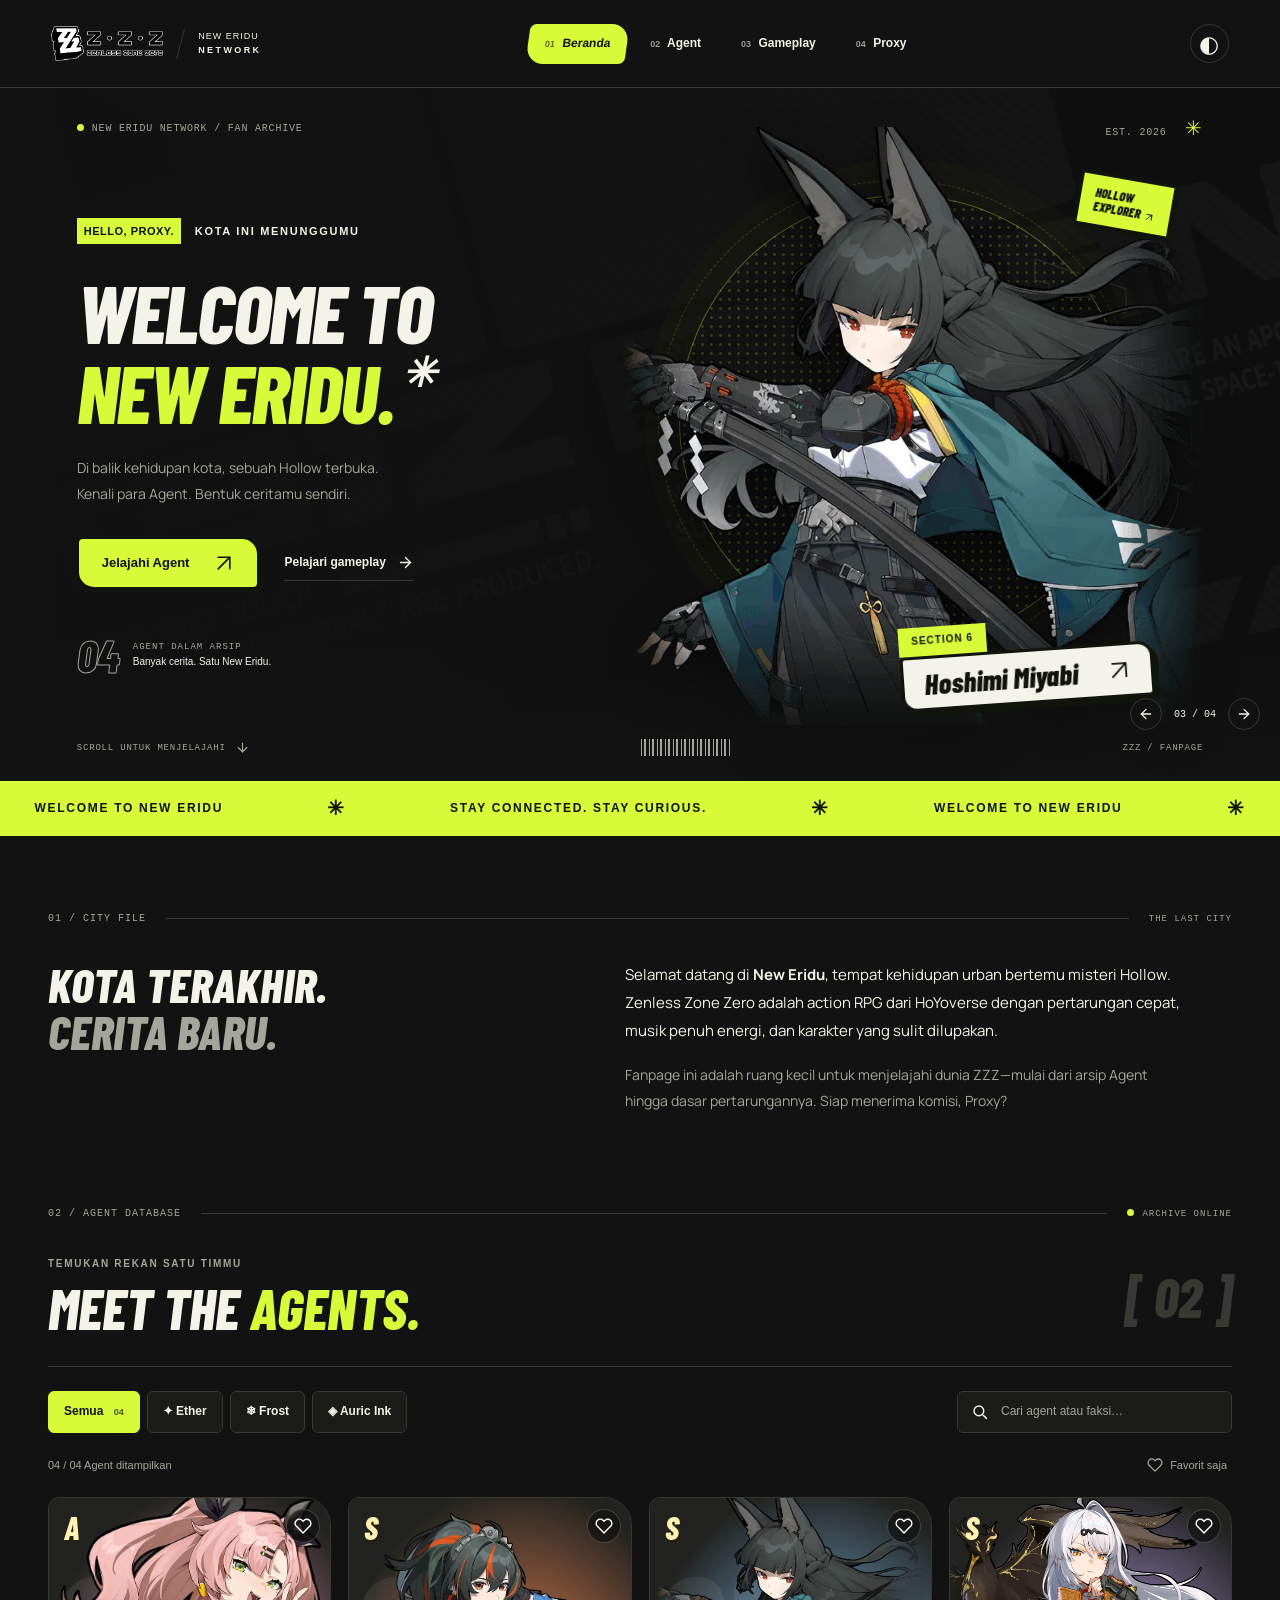
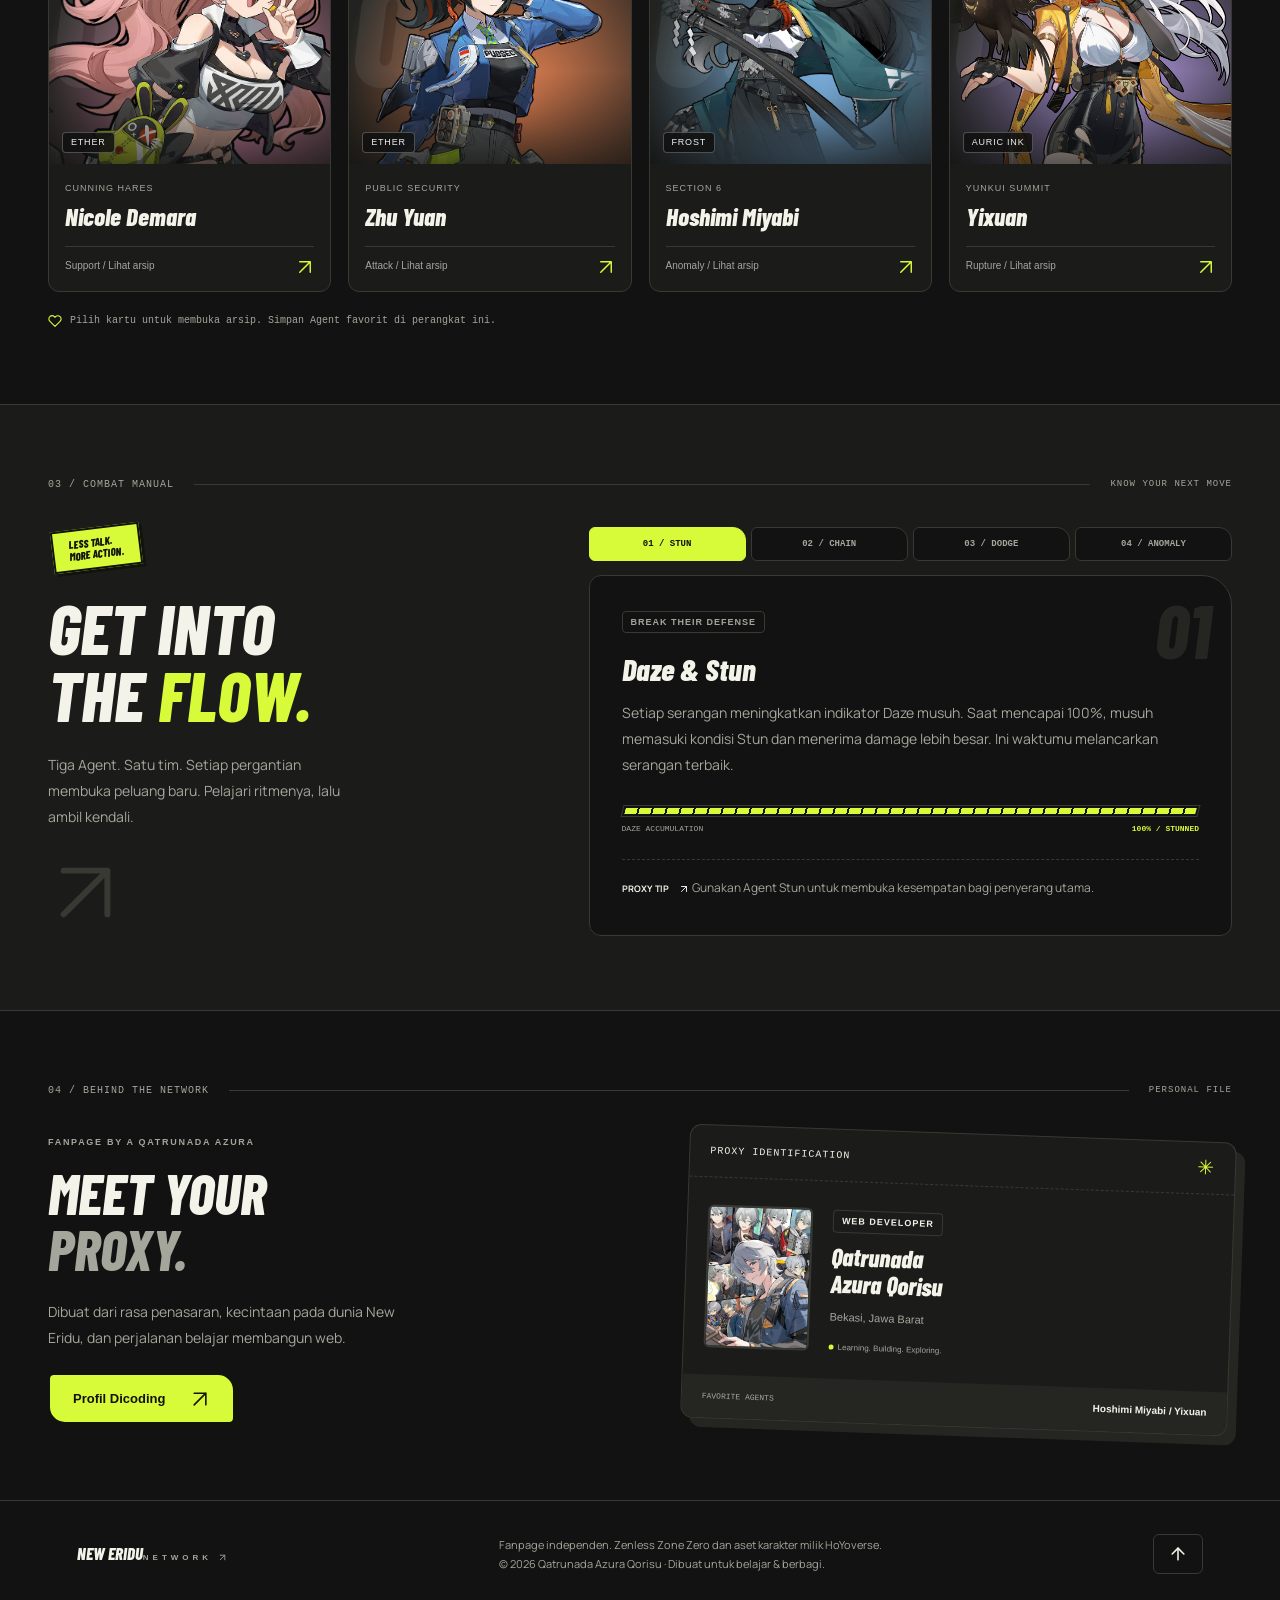
<file: index.html>
<!DOCTYPE html>
<html lang="id">
<head>
  <meta charset="UTF-8">
  <meta name="viewport" content="width=device-width, initial-scale=1">
  <meta http-equiv="refresh" content="0;url=Website%20Fan%20Page%20ZZZ/">
  <title>New Eridu Network</title>
</head>
<body>
  <p>
    Membuka New Eridu Network…
    <a href="Website%20Fan%20Page%20ZZZ/">Klik di sini untuk masuk.</a>
  </p>
</body>
</html>
</file>
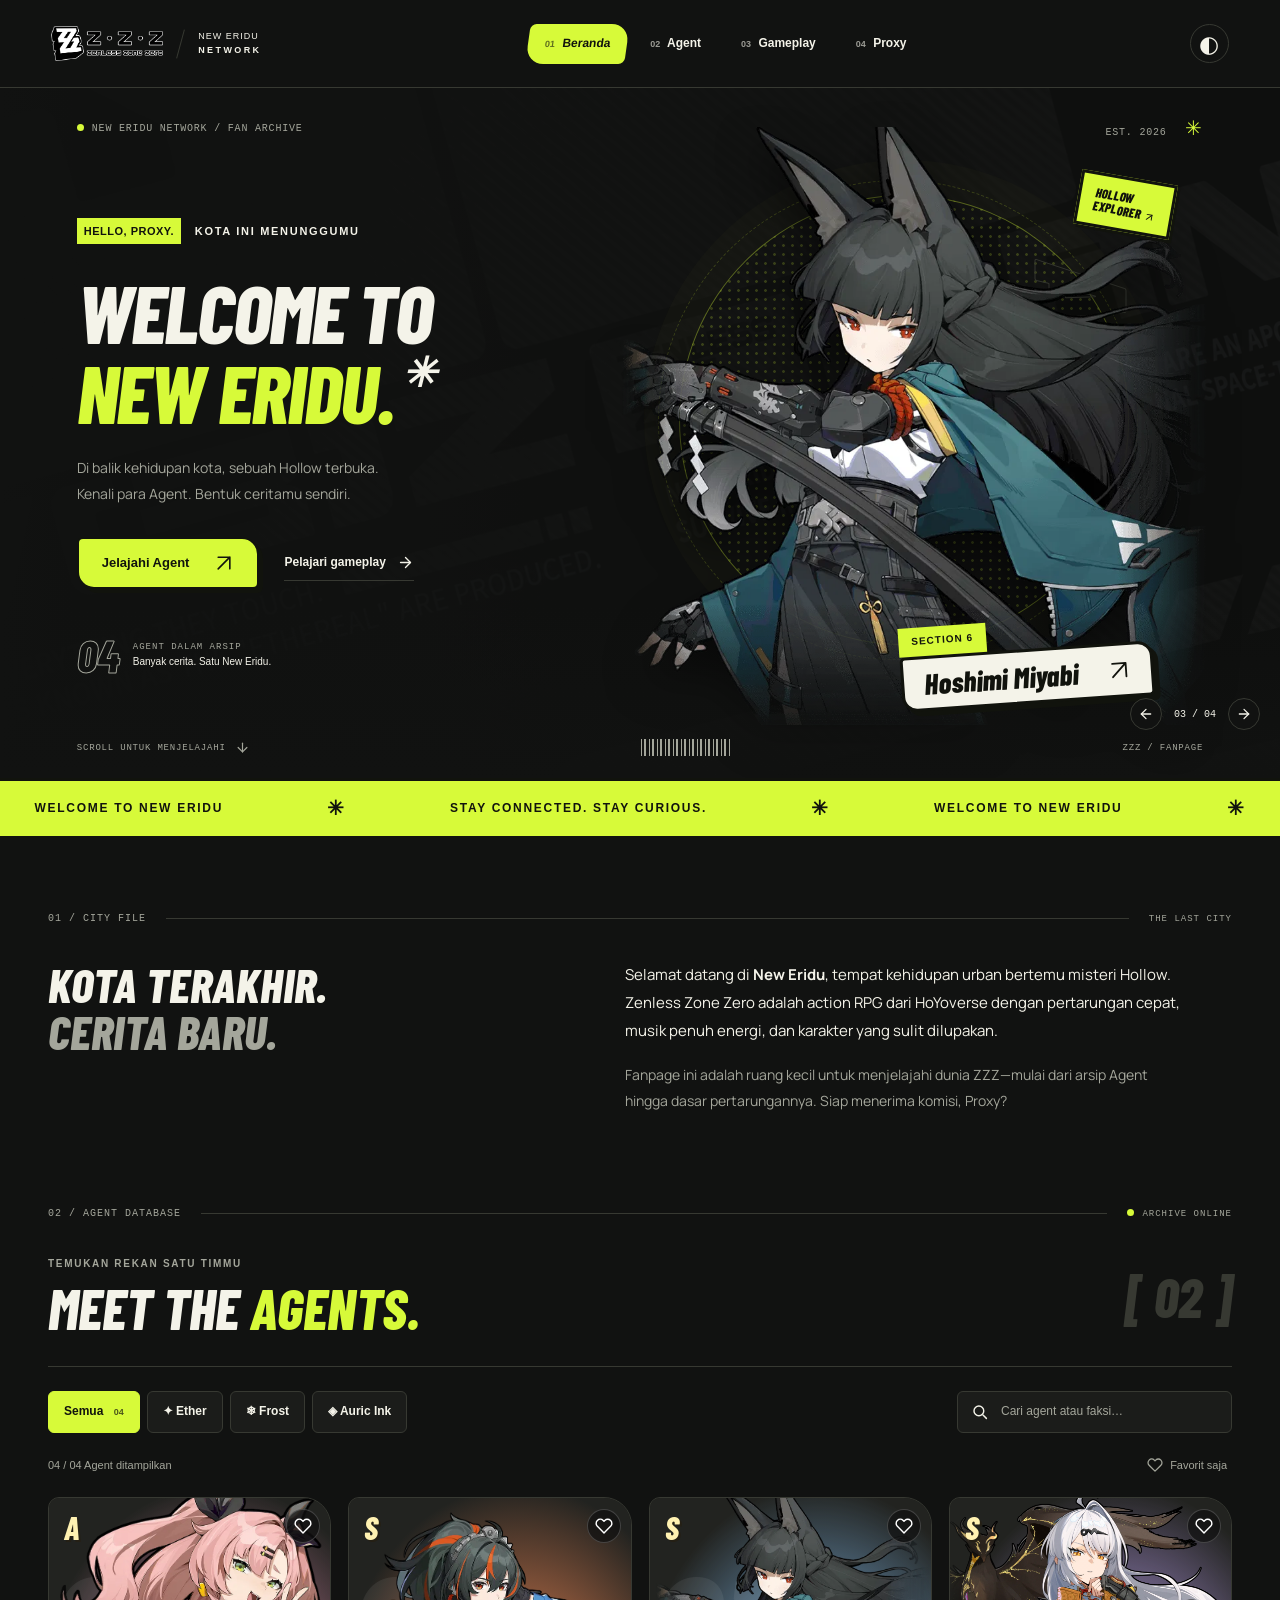
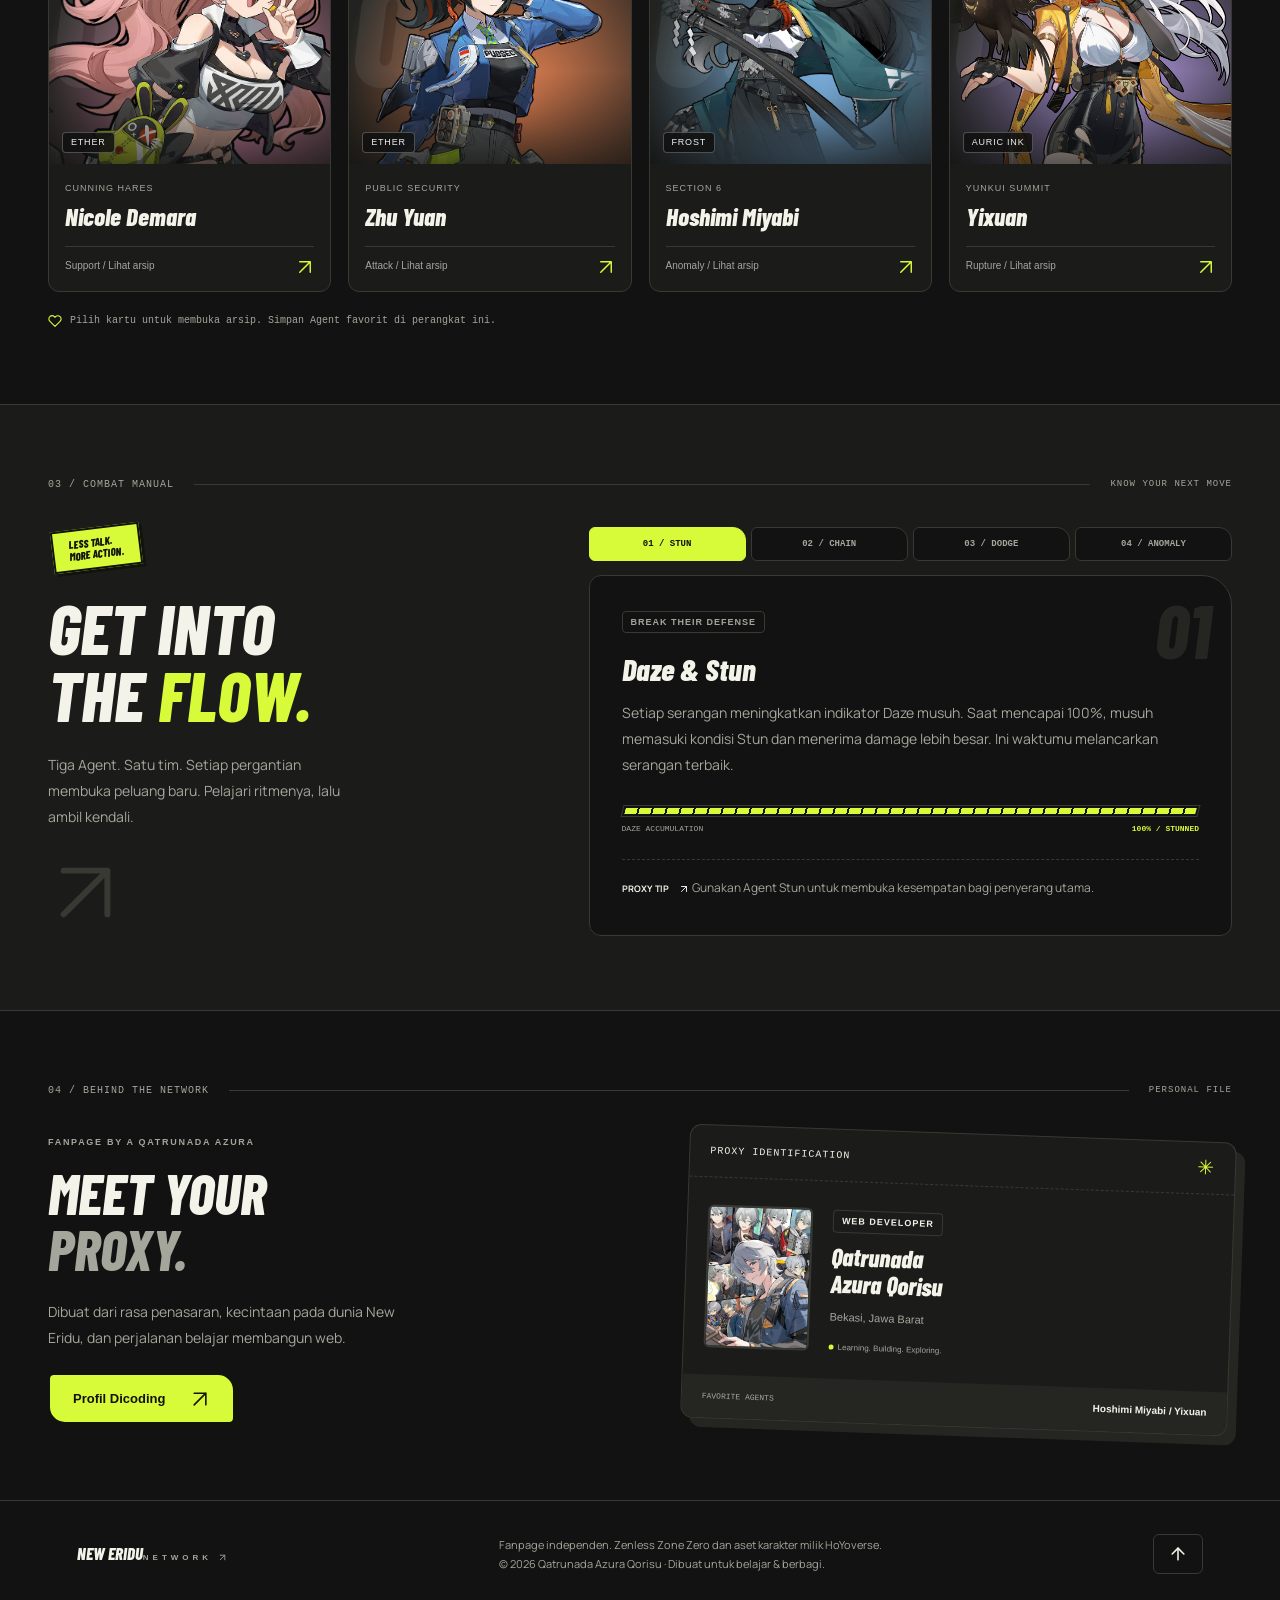
<file: Website Fan Page ZZZ/index.html>
<!DOCTYPE html>
<html lang="id" data-theme="night">

<head>
    <meta charset="UTF-8">
    <meta name="viewport" content="width=device-width, initial-scale=1">
    <meta name="theme-color" content="#d7fa39">
    <meta name="description"
        content="Jelajahi New Eridu, temukan Agent favoritmu, dan pelajari pertarungan Zenless Zone Zero.">

    <title>New Eridu Network — ZZZ Fanpage</title>

    <link rel="preconnect" href="https://fonts.googleapis.com">
    <link rel="preconnect" href="https://fonts.gstatic.com" crossorigin>
    <link href="https://fonts.googleapis.com/css2?family=Barlow+Condensed:ital,wght@0,800;1,800&display=swap"
        rel="stylesheet">
    <link href="https://fonts.googleapis.com/css2?family=Manrope:wght@400;500;600;700&display=swap" rel="stylesheet">
    <style>
        :root {
            color-scheme: dark;

            --bg: #111211;
            --panel: #1b1c1a;
            --raised: #252622;
            --text: #f4f3e9;
            --muted: #a4a69b;
            --border: #373932;

            --lime: #d7fa39;
            --accent: #d7fa39;
            --ink: #11130d;

            --heading: "Barlow Condensed", Impact, "Arial Black", sans-serif;
            --body: Arial, Helvetica, sans-serif;
            --copy-font: "Manrope", Arial, sans-serif;
        }

        [data-theme="day"] {
            color-scheme: light;

            --bg: #eeeee3;
            --panel: #e3e4d7;
            --raised: #d5d7c9;
            --text: #171b13;
            --muted: #53594a;
            --border: #b5baa5;
            --accent: #527000;
        }

        /* DASAR */

        * {
            box-sizing: border-box;
        }

        html {
            scroll-behavior: smooth;
            scroll-padding-top: 105px;
        }

        body {
            margin: 0;
            background: var(--bg);
            color: var(--text);
            font: 15px/1.65 var(--body);
        }

        body.modal-open {
            overflow: hidden;
        }

        button,
        input {
            font: inherit;
        }

        button {
            cursor: pointer;
            color: inherit;
        }

        button,
        a {
            -webkit-tap-highlight-color: transparent;
        }

        a {
            color: inherit;
            text-decoration: none;
        }

        img {
            display: block;
            max-width: 100%;
        }

        h1,
        h2,
        h3,
        p {
            margin: 0;
        }

        [hidden] {
            display: none !important;
        }

        ::selection {
            background: var(--lime);
            color: var(--ink);
        }

        button:focus-visible,
        a:focus-visible,
        input:focus-visible,
        [tabindex="0"]:focus-visible {
            outline: 3px solid #ff8d53;
            outline-offset: 5px;
        }

        .sr-only {
            position: absolute;
            width: 1px;
            height: 1px;
            overflow: hidden;
            clip-path: inset(50%);
            white-space: nowrap;
        }

        .skip-link {
            position: fixed;
            z-index: 100;
            top: 10px;
            left: 10px;
            padding: 10px 20px;
            background: var(--lime);
            color: var(--ink);
            transform: translateY(-160%);
        }

        .skip-link:focus {
            transform: translateY(0);
        }

        .section-wrap {
            max-width: 1320px;
            margin: auto;
            padding: 74px 48px;
        }

        .section-anchor {
            scroll-margin-top: 8px;
        }

        .muted {
            color: var(--muted);
        }

        .eyebrow {
            font-size: 11px;
            font-weight: 800;
            letter-spacing: 1.7px;
        }

        .status-dot {
            display: inline-block;
            width: 7px;
            height: 7px;
            margin-right: 8px;
            border-radius: 50%;
            background: var(--accent);
        }

        .tiny-label {
            display: inline-block;
            margin-right: 9px;
            padding: 4px 7px;
            background: var(--lime);
            color: var(--ink);
            letter-spacing: .5px;
        }

        /* FONT PENJELASAN */

        .hero-intro,
        .intro-grid p,
        .combat-heading p,
        .combat-panel>p,
        .proxy-layout>div>p:not(.eyebrow),
        .dialog-info>p,
        .dialog-info blockquote,
        .site-footer>p,
        .empty-state>p {
            font-family: var(--copy-font);
            font-style: normal;
            font-weight: 400;
            letter-spacing: 0;
            line-height: 1.85;
        }

        /* TOMBOL */

        .button {
            display: inline-flex;
            align-items: center;
            justify-content: center;
            gap: 25px;

            padding: 13px 23px;
            border: 2px solid var(--ink);
            border-radius: 6px 17px 6px 17px;

            box-shadow: 4px 4px var(--ink);

            font-size: 13px;
            font-weight: 900;

            transition:
                transform .18s ease,
                box-shadow .18s ease;
        }

        .button-lime {
            background: var(--lime);
            color: var(--ink);
        }

        .button:hover {
            transform: translate(-2px, -2px);
            box-shadow: 6px 6px var(--ink);
        }

        .button:active {
            transform: translate(2px, 2px);
            box-shadow: 1px 1px var(--ink);
        }

        .text-link {
            padding: 7px 0;
            border-bottom: 1px solid var(--border);
            font-size: 12px;
            font-weight: 700;
        }

        .icon-button {
            display: grid;
            place-items: center;

            width: 39px;
            height: 39px;

            border: 1px solid var(--border);
            border-radius: 50%;

            background: transparent;
            font-size: 23px;
        }

        .icon-button:hover {
            background: var(--lime);
            color: var(--ink);
        }

        /* IKON SVG */

        .ui-icon,
        .arrow {
            display: inline-block;
            width: 19px;
            height: 19px;

            flex-shrink: 0;
            vertical-align: middle;
            pointer-events: none;

            fill: none;
            stroke: currentColor;
            stroke-width: 1.9;
            stroke-linecap: round;
            stroke-linejoin: round;
        }

        .arrow path {
            stroke-width: 1.9;
        }

        .has-ui-icon {
            display: inline-flex;
            align-items: center;
            gap: 9px;
        }

        .ui-label {
            font: inherit;
            letter-spacing: inherit;
        }

        .button .ui-icon,
        .button .arrow {
            width: 20px;
            height: 20px;
        }

        .text-link.has-ui-icon {
            gap: 11px;
        }

        .text-link .ui-icon {
            width: 17px;
            height: 17px;
            transition: transform .2s ease;
        }

        .text-link:hover .ui-icon {
            transform: translateX(3px);
        }

        /* HEADER DAN MENU */

        .site-header {
            position: sticky;
            top: 0;
            z-index: 30;

            display: flex;
            align-items: center;
            justify-content: space-between;
            gap: 24px;

            height: 88px;
            padding: 0 4%;

            border-bottom: 1px solid var(--border);
            background: var(--bg);
        }

        .brand {
            display: flex;
            align-items: center;
            gap: 17px;
            flex-shrink: 0;
        }

        .brand img {
            width: 112px;
            height: auto;
        }

        [data-theme="day"] .brand img {
            filter: brightness(.2);
        }

        .brand-divider {
            width: 1px;
            height: 30px;
            background: var(--border);
            transform: rotate(15deg);
        }

        .brand-label {
            font-size: 9px;
            line-height: 1.45;
            letter-spacing: 1px;
        }

        .brand-label b {
            letter-spacing: 2.4px;
        }

        .main-nav {
            display: flex;
            gap: 6px;
        }

        .nav-link {
            padding: 10px 17px;
            border-radius: 6px 18px;

            font-size: 12px;
            font-weight: 900;

            transition: background .2s ease;
        }

        .nav-link span {
            margin-right: 4px;
            font-size: 9px;
            opacity: .6;
        }

        .nav-link:hover {
            background: var(--raised);
        }

        .nav-link.active {
            background: var(--lime);
            color: var(--ink);
            transform: skew(-8deg);
        }

        .header-actions {
            display: flex;
            align-items: center;
            gap: 9px;
        }

        .menu-toggle {
            display: none;

            width: 40px;
            height: 40px;

            border: 1px solid var(--border);
            border-radius: 8px;

            background: var(--panel);
            font-size: 22px;
        }

        /* HERO */

        .hero {
            position: relative;
            isolation: isolate;

            min-height: 690px;
            max-width: 1600px;

            margin: auto;
            padding: 28px 6% 70px;

            overflow: hidden;
        }

        .hero-texture {
            position: absolute;
            inset: 0;
            z-index: -2;
            opacity: .16;

            background:
                linear-gradient(90deg, var(--bg), transparent),
                url("assets/images/Background.png") center / cover;
        }

        .hero::after {
            content: "";

            position: absolute;
            inset: 0;
            z-index: -1;

            background: linear-gradient(0deg,
                    var(--bg),
                    transparent 25%);
        }

        .hero-topline,
        .hero-bottom {
            display: flex;
            align-items: center;
            justify-content: space-between;

            color: var(--muted);
            font: 10px monospace;
            letter-spacing: .8px;
        }

        .hero-topline .cross {
            margin-left: 12px;
            color: var(--accent);
            font-size: 20px;
        }

        .hero-copy {
            position: relative;
            z-index: 3;

            width: 55%;
            padding-top: 77px;

            pointer-events: none;
        }

        .hero-copy a {
            pointer-events: auto;
        }

        .hero h1 {
            margin: 27px 0 23px;

            font:
                italic 800 clamp(56px, 6.4vw, 102px)/.98 var(--heading);

            letter-spacing: -1.8px;
        }

        .hero h1>span:first-of-type {
            color: var(--accent);
        }

        .title-star {
            display: inline-block;
            margin-left: 8px;
            font-size: .5em;
            vertical-align: top;
        }

        .hero-intro {
            color: var(--muted);
            font-size: 14px;
        }

        .hero-actions {
            display: flex;
            align-items: center;
            gap: 25px;
            margin-top: 31px;
        }

        .hero-footnote {
            display: flex;
            align-items: center;
            gap: 13px;
            margin-top: 43px;
        }

        .outlined-number {
            color: transparent;
            -webkit-text-stroke: 1px var(--muted);
            font: italic 800 46px/1 var(--heading);
        }

        .hero-footnote>span:last-child {
            color: var(--muted);
            font: 9px/1.8 monospace;
            letter-spacing: 1px;
        }

        .hero-footnote b {
            color: var(--text);
            font: 10px var(--body);
            letter-spacing: 0;
        }

        .hero-art {
            position: absolute;
            top: 67px;
            right: 1%;

            width: 56%;
            height: 570px;
        }

        .orbit {
            position: absolute;
            top: 40px;
            left: 18%;

            width: 450px;
            height: 450px;

            border: 1px solid #d7fa3960;
            border-radius: 50%;
        }

        .orbit-one {
            background:
                radial-gradient(circle,
                    #d7fa3933 1.3px,
                    transparent 1.5px) 0 0 / 9px 9px;

            box-shadow: 0 0 0 35px #d7fa3904;
        }

        .orbit-two {
            top: 25px;
            left: 15%;

            width: 480px;
            height: 480px;

            border-style: dashed;
            opacity: .5;
        }

        .art-word {
            position: absolute;
            top: 10px;
            right: 4%;

            color: transparent;
            -webkit-text-stroke: 1px var(--border);

            font: italic 800 130px/1 var(--heading);
            transform: rotate(90deg) translateX(60%);
        }

        .hero-agent-image {
            position: absolute;
            right: 0;
            bottom: 0;

            width: 100%;
            height: 105%;

            object-fit: contain;
            filter: drop-shadow(0 20px 20px #0008);
        }

        .hero-agent-image.changing {
            animation: agent-enter .35s ease-out;
        }

        @keyframes agent-enter {
            from {
                opacity: 0;
                transform: translateX(22px);
            }

            to {
                opacity: 1;
                transform: translateX(0);
            }
        }

        .art-sticker {
            position: absolute;
            top: 22px;
            right: 13%;
            z-index: 2;

            padding: 10px 14px;
            border: 3px solid var(--ink);

            background: var(--lime);
            color: var(--ink);
            box-shadow: 3px 3px var(--ink);

            font: italic 800 13px/1.1 var(--heading);
            transform: rotate(10deg);
        }

        .art-sticker .ui-icon {
            width: 12px;
            height: 12px;
        }

        .hero-agent-caption {
            position: absolute;
            right: 16%;
            bottom: 22px;
            z-index: 4;

            transform: rotate(-4deg);
        }

        .hero-agent-caption>span {
            display: inline-block;
            padding: 6px 13px;

            background: var(--lime);
            color: var(--ink);

            font-size: 10px;
            font-weight: 900;
            letter-spacing: 1px;
        }

        .hero-agent-caption button {
            display: flex;
            align-items: center;
            justify-content: space-between;
            gap: 30px;

            padding: 7px 20px;

            border: 3px solid var(--ink);
            border-radius: 5px 15px;

            background: #f4f3e9;
            color: var(--ink);
            box-shadow: 5px 5px var(--ink);

            font: italic 800 29px var(--heading);
        }

        .hero-agent-caption button:hover {
            background: var(--lime);
        }

        .hero-agent-caption .arrow {
            width: 23px;
            height: 23px;
        }

        .hero-switcher {
            position: absolute;
            right: 1%;
            bottom: -5px;
            z-index: 5;

            display: flex;
            align-items: center;
            gap: 12px;
        }

        .hero-switcher button {
            display: inline-flex;
            align-items: center;
            justify-content: center;

            width: 32px;
            height: 32px;
            padding: 0;

            border: 1px solid var(--border);
            border-radius: 50%;

            background: var(--bg);
        }

        .hero-switcher button:hover {
            background: var(--lime);
            color: var(--ink);
        }

        .hero-switcher .ui-icon {
            width: 16px;
            height: 16px;
        }

        .hero-switcher span {
            font: 10px monospace;
        }

        .hero-bottom {
            position: absolute;
            right: 6%;
            bottom: 22px;
            left: 6%;

            font-size: 9px;
        }

        .hero-bottom .ui-icon {
            width: 15px;
            height: 15px;
        }

        .barcode {
            width: 90px;
            height: 17px;

            background:
                repeating-linear-gradient(90deg,
                    var(--muted) 0 1px,
                    transparent 1px 3px,
                    var(--muted) 3px 5px,
                    transparent 5px 8px);
        }

        .signal-strip {
            display: flex;
            align-items: center;
            justify-content: space-around;
            gap: 35px;

            padding: 11px 0;
            overflow: hidden;

            border-block: 3px solid var(--ink);

            background: var(--lime);
            color: var(--ink);

            white-space: nowrap;
            font-size: 12px;
            font-weight: 900;
            letter-spacing: 1.7px;
        }

        .signal-strip b {
            font-size: 20px;
        }

        /* PEMBUKA BAGIAN */

        .section-kicker {
            display: flex;
            align-items: center;
            gap: 20px;

            margin-bottom: 37px;

            color: var(--muted);
            font: 10px monospace;
            letter-spacing: 1px;
        }

        .section-kicker .line {
            flex: 1;
            height: 1px;
            background: var(--border);
        }

        .section-kicker>span:last-child {
            font-size: 9px;
        }

        .intro-grid {
            display: grid;
            grid-template-columns: .9fr 1.1fr;
            gap: 80px;
        }

        .intro-grid h2 {
            font: italic 800 48px/.98 var(--heading);
        }

        .intro-grid h2 span {
            color: var(--muted);
        }

        .intro-grid p {
            max-width: 62ch;
            font-size: 15px;
            text-wrap: pretty;
        }

        .intro-grid p+p {
            margin-top: 18px;
            color: var(--muted);
            font-size: 14px;
        }

        .intro-grid p strong {
            color: var(--text);
            font-weight: 700;
        }

        .agents-section {
            padding-top: 20px;
        }

        .section-heading {
            display: flex;
            align-items: center;
            justify-content: space-between;
            gap: 15px;

            margin-bottom: 30px;
        }

        .section-heading .eyebrow {
            margin-bottom: 7px;
            color: var(--muted);
            font-size: 10px;
        }

        .section-heading h2,
        .proxy-layout h2 {
            font:
                italic 800 clamp(40px, 4.4vw, 65px)/1 var(--heading);
        }

        .section-heading h2 span {
            color: var(--accent);
        }

        .section-index {
            color: var(--border);
            font: italic 800 55px var(--heading);
        }

        /* PENCARIAN DAN FILTER */

        .agent-toolbar {
            display: flex;
            justify-content: space-between;
            gap: 16px;

            padding-top: 24px;
            border-top: 1px solid var(--border);
        }

        .filter-list {
            display: flex;
            flex-wrap: wrap;
            gap: 7px;
        }

        .filter-button {
            padding: 9px 15px;

            border: 1px solid var(--border);
            border-radius: 6px;

            background: var(--panel);

            font-size: 12px;
            font-weight: 800;
        }

        .filter-button.active {
            border-color: var(--lime);
            background: var(--lime);
            color: var(--ink);
        }

        .filter-button:hover:not(.active) {
            border-color: var(--text);
        }

        .filter-button span {
            padding-left: 7px;
            font-size: 9px;
            opacity: .7;
        }

        .search-field {
            display: flex;
            align-items: center;
            gap: 12px;

            width: 275px;
            padding: 0 13px;

            border: 1px solid var(--border);
            border-radius: 6px;

            background: var(--panel);
        }

        .search-field>span:first-child {
            font-size: 25px;
        }

        .search-field>span:first-child .ui-icon {
            width: 18px;
            height: 18px;
        }

        .search-field input {
            width: 100%;
            min-width: 0;
            padding: 10px 0;

            border: 0;
            background: transparent;
            color: var(--text);

            font-size: 12px;
        }

        .search-field input::placeholder {
            color: var(--muted);
        }

        .results-row {
            display: flex;
            align-items: center;
            justify-content: space-between;

            margin: 18px 0;

            color: var(--muted);
            font-size: 11px;
        }

        .results-row button {
            padding: 5px;
            border: 0;
            background: transparent;
            font-size: 15px;
        }

        .results-row button span {
            font-size: 11px;
        }

        .results-row button[aria-pressed="true"] {
            color: var(--accent);
        }

        #favorites-filter {
            gap: 7px;
        }

        #favorites-filter .ui-icon {
            width: 16px;
            height: 16px;
        }

        /* KARTU AGENT */

        .agent-grid {
            display: grid;
            grid-template-columns: repeat(4, minmax(0, 1fr));
            gap: 17px;
        }

        .agent-card {
            position: relative;
            min-width: 0;
            overflow: hidden;

            border: 1px solid var(--border);
            border-radius: 11px 28px 11px 11px;

            background: var(--panel);

            transition:
                transform .2s ease,
                border-color .2s ease;
        }

        .agent-card:hover {
            transform: translateY(-6px);
            border-color: var(--agent-color);
        }

        .agent-open {
            display: block;
            width: 100%;
            padding: 0;

            border: 0;
            background: transparent;
            color: inherit;

            text-align: left;
        }

        .agent-art {
            position: relative;
            display: block;

            height: 266px;
            overflow: hidden;

            background:
                radial-gradient(ellipse at 60% 80%,
                    var(--agent-color),
                    transparent 75%),
                #222320;
        }

        .agent-art::after {
            content: "";

            position: absolute;
            inset: 0;

            background:
                linear-gradient(0deg,
                    #101110b0,
                    transparent 35%);

            pointer-events: none;
        }

        .agent-number {
            position: absolute;
            top: 50px;
            left: 2px;

            color: #ffffff12;
            font: italic 800 155px/1 var(--heading);
        }

        .agent-art>img {
            position: absolute;
            bottom: 0;
            left: -10%;

            width: 120%;
            max-width: none;
            height: 105%;

            object-fit: contain;
            transition: transform .4s ease;
        }

        .agent-card:hover .agent-art>img {
            transform: scale(1.05);
        }

        .agent-rank {
            position: absolute;
            top: 10px;
            left: 15px;
            z-index: 2;

            color: #fff1b1;
            text-shadow: 2px 2px #252015;

            font: italic 800 32px var(--heading);
        }

        .agent-favorite {
            position: absolute;
            top: 11px;
            right: 10px;
            z-index: 3;

            display: inline-flex;
            align-items: center;
            justify-content: center;

            width: 34px;
            height: 34px;
            padding: 0;

            border: 1px solid #ffffff30;
            border-radius: 50%;

            background: #111b;
            color: #fff;

            font-size: 21px;
            line-height: 1;

            transition:
                background .2s ease,
                color .2s ease,
                transform .2s ease;
        }

        .agent-favorite:hover {
            transform: scale(1.08);
        }

        .agent-favorite .ui-icon {
            width: 18px;
            height: 18px;
        }

        .agent-favorite[aria-pressed="true"] {
            background: var(--lime);
            color: var(--ink);
        }

        .agent-favorite[aria-pressed="true"] .ui-icon-heart,
        #dialog-favorite[aria-pressed="true"] .ui-icon-heart,
        #favorites-filter[aria-pressed="true"] .ui-icon-heart {
            fill: currentColor;
        }

        .agent-attribute {
            position: absolute;
            bottom: 11px;
            left: 13px;
            z-index: 2;

            padding: 2px 8px;

            border: 1px solid #ffffff40;
            border-radius: 4px;

            background: #111d;
            color: #eee;

            font-size: 9px;
            letter-spacing: .8px;
            text-transform: uppercase;
        }

        .agent-card-info {
            display: block;
            padding: 17px 16px 15px;
        }

        .agent-faction {
            display: block;

            color: var(--muted);
            font-size: 9px;
            letter-spacing: 1px;
            text-transform: uppercase;
        }

        .agent-name {
            display: block;
            margin: 5px 0 15px;

            font: italic 800 25px/1.2 var(--heading);
        }

        .agent-card-bottom {
            display: flex;
            align-items: center;
            justify-content: space-between;
            gap: 5px;

            padding-top: 11px;
            border-top: 1px solid var(--border);

            color: var(--muted);
            font-size: 10px;
        }

        .agent-card-bottom .arrow {
            width: 18px;
            height: 18px;
            color: var(--accent);
        }

        .archive-note {
            margin-top: 20px;

            color: var(--muted);
            font: 10px/1.8 monospace;
        }

        .archive-note.has-ui-icon {
            display: flex;
            align-items: flex-start;
            gap: 8px;
        }

        .archive-note .ui-icon {
            width: 14px;
            height: 14px;
            margin-top: 2px;
            color: var(--accent);
        }

        .empty-state {
            padding: 65px 20px;

            border: 1px dashed var(--border);
            border-radius: 12px;

            text-align: center;
        }

        .empty-state>span {
            color: var(--muted);
            font: 35px monospace;
        }

        .empty-state h3 {
            margin: 16px 0 6px;
            font-size: 22px;
        }

        .empty-state p {
            margin-bottom: 20px;
            color: var(--muted);
            font-size: 13px;
        }

        /* GAMEPLAY */

        .gameplay-section {
            border-block: 1px solid var(--border);
            background: var(--panel);
        }

        .combat-layout {
            display: grid;
            grid-template-columns: .85fr 1.15fr;
            gap: 65px;
        }

        .combat-sticker {
            display: inline-block;

            margin: 0 0 25px 4px;
            padding: 7px 15px;

            border: 2px solid var(--ink);

            background: var(--lime);
            color: var(--ink);
            box-shadow: 3px 3px var(--ink);

            font: italic 800 11px/1.1 var(--heading);
            transform: rotate(-7deg);
        }

        .combat-heading h2 {
            font:
                italic 800 clamp(55px, 5.5vw, 76px)/.96 var(--heading);
        }

        .combat-heading h2 span {
            color: var(--accent);
        }

        .combat-heading p {
            max-width: 310px;
            margin-top: 23px;
            color: var(--muted);
            font-size: 14px;
        }

        .combat-decoration {
            display: block;
            width: 75px;
            margin-top: 25px;
            color: var(--border);
        }

        .combat-decoration .arrow {
            width: 75px;
            height: 75px;
        }

        .combat-manual {
            min-width: 0;
        }

        .combat-tabs {
            display: grid;
            grid-template-columns: repeat(4, minmax(0, 1fr));
            gap: 5px;
            margin-bottom: 14px;
        }

        .combat-tabs button {
            padding: 11px 3px;

            border: 1px solid var(--border);
            border-radius: 6px 13px 6px 6px;

            background: var(--bg);
            color: var(--muted);

            font: bold 9px monospace;
            white-space: nowrap;
        }

        .combat-tabs button[aria-selected="true"] {
            border-color: var(--lime);
            background: var(--lime);
            color: var(--ink);
        }

        .combat-panel {
            position: relative;
            min-height: 350px;

            padding: 32px;
            overflow: hidden;

            border: 1px solid var(--border);
            border-radius: 12px 30px 12px 12px;

            background: var(--bg);
        }

        .mechanic-number {
            position: absolute;
            top: 15px;
            right: 20px;

            color: var(--raised);
            font: italic 800 76px/1 var(--heading);

            pointer-events: none;
        }

        .pill {
            display: inline-block;
            padding: 3px 8px;

            border: 1px solid var(--border);
            border-radius: 4px;

            font-size: 9px;
            font-weight: 800;
            letter-spacing: 1px;
        }

        .combat-panel .pill {
            position: relative;
            color: var(--muted);
        }

        .combat-panel h3 {
            position: relative;
            margin: 17px 0 13px;

            font: italic 800 31px var(--heading);
        }

        .combat-panel>p {
            position: relative;
            color: var(--muted);
            font-size: 14px;
        }

        .daze-meter {
            height: 12px;
            padding: 2px;
            margin-top: 27px;

            border: 1px solid var(--border);
            transform: skew(-15deg);
        }

        .daze-meter span {
            display: block;
            height: 100%;

            background:
                repeating-linear-gradient(90deg,
                    var(--lime) 0 12px,
                    var(--ink) 12px 14px);
        }

        .meter-caption {
            display: flex;
            justify-content: space-between;
            gap: 10px;

            margin-top: 7px;

            color: var(--muted);
            font: 8px monospace;
        }

        .meter-caption b {
            color: var(--accent);
        }

        .combat-panel .combat-tip {
            margin-top: 26px;
            padding-top: 17px;

            border-top: 1px dashed var(--border);

            font-size: 12px;
            line-height: 1.85;
        }

        .combat-tip b {
            display: block;
            margin-bottom: 5px;

            color: var(--text);
            font-size: 9px;
        }

        .combat-tip b.has-ui-icon {
            display: inline-flex;
        }

        .combat-tip b .ui-icon {
            width: 12px;
            height: 12px;
        }

        .chain-visual,
        .timing-visual,
        .attribute-visual {
            display: flex;
            align-items: center;
            justify-content: space-between;
            gap: 8px;

            margin-top: 25px;
        }

        .chain-visual span {
            padding: 12px 8px;

            border: 1px solid var(--border);
            border-radius: 4px;

            background: var(--panel);
            font: 9px monospace;
        }

        .chain-visual b,
        .timing-visual b {
            color: var(--accent);
        }

        .chain-visual b .ui-icon {
            width: 18px;
            height: 18px;
        }

        .timing-visual {
            justify-content: center;
            gap: 25px;

            font: italic 800 20px var(--heading);
        }

        .timing-visual b {
            font-size: 35px;
        }

        .attribute-visual {
            flex-wrap: wrap;
            justify-content: flex-start;
        }

        .attribute-visual span {
            padding: 7px;

            border: 1px solid var(--border);
            border-radius: 5px;

            background: var(--panel);
            font-size: 11px;
        }

        /* PROFIL PROXY */

        .proxy-layout {
            display: grid;
            grid-template-columns: 1fr 1fr;
            align-items: center;
            gap: 90px;
        }

        .proxy-layout .eyebrow {
            margin-bottom: 15px;
            color: var(--muted);
            font-size: 9px;
        }

        .proxy-layout h2 span {
            color: var(--muted);
        }

        .proxy-layout>div>p:not(.eyebrow) {
            max-width: 350px;
            margin: 22px 0;

            color: var(--muted);
            font-size: 14px;
        }

        .proxy-card {
            border: 1px solid var(--border);
            border-radius: 12px;

            background: var(--panel);
            box-shadow: 9px 9px var(--raised);

            transform: rotate(2deg);
        }

        .proxy-card-top {
            display: flex;
            align-items: center;
            justify-content: space-between;

            padding: 13px 20px;
            border-bottom: 1px dashed var(--border);

            font: 10px monospace;
            letter-spacing: 1px;
        }

        .proxy-card-top>span:last-child {
            color: var(--accent);
            font-size: 20px;
        }

        .proxy-card-body {
            display: flex;
            align-items: center;
            gap: 20px;

            padding: 25px 20px;
        }

        .profile-img {
            width: 105px;
            height: 143px;

            border: 2px solid var(--border);
            border-radius: 6px;

            object-fit: cover;
        }

        .proxy-card-body h3 {
            margin: 10px 0;
            font: italic 800 25px/1.1 var(--heading);
        }

        .proxy-card-body p {
            color: var(--muted);
            font-size: 11px;
        }

        .proxy-status {
            display: block;
            margin-top: 15px;

            color: var(--muted);
            font-size: 8px;
        }

        .proxy-status .status-dot {
            width: 5px;
            height: 5px;
            margin-right: 4px;
        }

        .proxy-card-bottom {
            display: flex;
            align-items: center;
            justify-content: space-between;
            gap: 10px;

            padding: 13px 20px;
            border-radius: 0 0 11px 11px;

            background: var(--raised);
        }

        .proxy-card-bottom span {
            color: var(--muted);
            font: 8px monospace;
        }

        .proxy-card-bottom b {
            font-size: 10px;
        }

        /* FOOTER */

        .site-footer {
            display: flex;
            align-items: center;
            justify-content: space-between;
            gap: 24px;

            padding: 33px 6%;
            border-top: 1px solid var(--border);
        }

        .footer-brand {
            font: italic 800 17px/1 var(--heading);
        }

        .footer-brand span {
            display: block;
            margin-top: 5px;

            color: var(--muted);
            font: bold 8px var(--body);
            letter-spacing: 4px;
        }

        .footer-brand>span.has-ui-icon {
            display: inline-flex;
            align-items: center;
            gap: 5px;
        }

        .footer-brand>span .ui-icon {
            width: 11px;
            height: 11px;
        }

        .footer-brand .ui-label {
            margin: 0;
        }

        .site-footer>p {
            color: var(--muted);
            font-size: 11px;
            line-height: 1.8;
        }

        .back-top {
            display: inline-flex;
            align-items: center;
            justify-content: center;

            padding: 9px 14px;

            border: 1px solid var(--border);
            border-radius: 6px;

            font-size: 20px;
        }

        .back-top:hover {
            background: var(--lime);
            color: var(--ink);
        }

        .back-top .ui-icon {
            width: 20px;
            height: 20px;
        }

        /* DIALOG DETAIL AGENT */

        dialog {
            width: min(850px, calc(100% - 32px));
            max-height: calc(100dvh - 40px);
            padding: 0;

            border: 1px solid var(--border);
            border-radius: 16px 35px 16px 16px;

            background: var(--panel);
            color: var(--text);
        }

        dialog::backdrop {
            background: #090b08d9;
            backdrop-filter: blur(8px);
        }

        .dialog-shell {
            position: relative;

            display: grid;
            grid-template-columns: .85fr 1.15fr;
        }

        .dialog-close {
            position: absolute;
            top: 12px;
            right: 12px;
            z-index: 5;

            align-items: center;
            justify-content: center;

            background: var(--bg);
            font-size: 16px;
        }

        .dialog-close .ui-icon {
            width: 17px;
            height: 17px;
        }

        .dialog-art {
            position: relative;

            display: flex;
            align-items: center;
            justify-content: center;

            min-height: 430px;
            overflow: hidden;

            border-radius: 15px 0 0 15px;

            background:
                radial-gradient(ellipse at center,
                    var(--agent-color),
                    transparent 80%),
                #20211d;
        }

        .dialog-art img {
            width: 135%;
            max-width: none;
            object-fit: contain;
        }

        .dialog-rank {
            position: absolute;
            top: 15px;
            left: 20px;

            color: #fff1b1;
            font: italic 800 60px var(--heading);
        }

        .dialog-info {
            padding: 45px 30px 30px;
        }

        .dialog-info>.eyebrow {
            color: var(--muted);
            font-size: 9px;
        }

        .dialog-info h2 {
            margin: 12px 0;
            font: italic 800 40px/1 var(--heading);
        }

        .dialog-tags {
            display: flex;
            gap: 7px;
        }

        .dialog-info blockquote {
            margin: 22px 0;
            padding-left: 13px;

            border-left: 3px solid var(--accent);

            font-size: 15px;
            font-weight: 600;
            line-height: 1.7;
        }

        .dialog-info h3 {
            margin-bottom: 10px;

            font-size: 9px;
            letter-spacing: 1px;
        }

        .dialog-info>p {
            color: var(--muted);
            font-size: 13px;
            line-height: 1.9;
        }

        .dialog-info .button {
            margin-top: 23px;
            font-size: 11px;
        }

        #dialog-favorite {
            gap: 10px;
        }

        /* NOTIFIKASI */

        .toast {
            position: fixed;
            z-index: 50;

            left: 50%;
            bottom: 24px;

            max-width: calc(100vw - 32px);
            padding: 12px 22px;

            border: 2px solid var(--ink);
            border-radius: 7px;

            background: var(--lime);
            color: var(--ink);
            box-shadow: 4px 4px var(--ink);

            opacity: 0;
            pointer-events: none;

            font-size: 12px;
            font-weight: 800;
            text-align: center;

            transform: translate(-50%, 20px);

            transition:
                opacity .2s ease,
                transform .2s ease;
        }

        .toast.visible {
            opacity: 1;
            transform: translate(-50%, 0);
        }

        /* LAPTOP DAN TABLET BESAR */

        @media (max-width: 1100px) {

            .brand-label,
            .brand-divider {
                display: none;
            }

            .hero {
                min-height: 630px;
            }

            .hero-copy {
                padding-top: 70px;
            }

            .hero h1 {
                font-size: 68px;
            }

            .hero-art {
                top: 75px;
                right: -1%;
                width: 57%;
                height: 500px;
            }

            .orbit {
                top: 80px;
                width: 350px;
                height: 350px;
            }

            .orbit-two {
                top: 65px;
                width: 380px;
                height: 380px;
            }

            .art-sticker {
                top: 38px;
                right: 14%;
            }

            .hero-agent-caption button {
                font-size: 24px;
            }

            .hero-actions {
                gap: 17px;
            }

            .hero-actions .text-link {
                font-size: 10px;
            }

            .agent-art {
                height: 220px;
            }

            .agent-name {
                font-size: 21px;
            }

            .section-wrap {
                padding-inline: 32px;
            }

            .intro-grid,
            .combat-layout,
            .proxy-layout {
                gap: 40px;
            }

            .proxy-card-body {
                gap: 13px;
            }

            .profile-img {
                width: 80px;
                height: 120px;
            }
        }

        /* TABLET */

        @media (max-width: 800px) {
            html {
                scroll-padding-top: 90px;
            }

            .site-header {
                height: 72px;
                padding: 0 22px;
            }

            .brand-label,
            .brand-divider {
                display: block;
            }

            .brand img {
                width: 100px;
            }

            .menu-toggle {
                display: block;
            }

            .main-nav {
                position: absolute;
                top: 71px;
                left: 0;
                right: 0;

                display: none;
                padding: 16px 22px;

                border-bottom: 1px solid var(--border);

                background: var(--bg);
                box-shadow: 0 15px 20px #0005;
            }

            .main-nav.open {
                display: grid;
                grid-template-columns: 1fr 1fr;
                gap: 10px;
            }

            .nav-link {
                padding: 14px;
            }

            .hero {
                min-height: 650px;
                padding-inline: 28px;
            }

            .hero-topline {
                font-size: 8px;
            }

            .hero-copy {
                width: 60%;
                padding-top: 65px;
            }

            .hero h1 {
                font-size: clamp(48px, 8vw, 64px);
            }

            .hero-copy>.eyebrow {
                font-size: 8px;
                letter-spacing: .8px;
            }

            .hero-art {
                top: 135px;
                right: -7%;
                width: 65%;
                height: 425px;
            }

            .hero-intro {
                max-width: 260px;
                font-size: 13px;
            }

            .hero-actions {
                flex-direction: column;
                align-items: flex-start;
                gap: 14px;
            }

            .hero-footnote {
                margin-top: 30px;
            }

            .art-sticker {
                top: 35px;
                right: 18%;
                font-size: 10px;
            }

            .hero-agent-caption {
                right: 23%;
                bottom: 0;
            }

            .hero-agent-caption button {
                gap: 12px;
                padding-inline: 14px;
                font-size: 20px;
            }

            .hero-switcher {
                right: 25%;
                bottom: -45px;
            }

            .orbit {
                left: 20%;
                width: 300px;
                height: 300px;
            }

            .orbit-two {
                left: 17%;
                width: 330px;
                height: 330px;
            }

            .art-word {
                font-size: 95px;
            }

            .hero-bottom {
                left: 28px;
                right: 28px;
            }

            .hero-bottom>span:last-child {
                font-size: 7px;
            }

            .signal-strip {
                gap: 25px;
                padding-block: 8px;
                font-size: 9px;
            }

            .section-wrap {
                padding: 55px 28px;
            }

            .intro-grid {
                gap: 30px;
            }

            .intro-grid h2 {
                font-size: 38px;
            }

            .agents-section {
                padding-top: 15px;
            }

            .agent-toolbar {
                flex-direction: column;
            }

            .search-field {
                width: 100%;
            }

            .agent-grid {
                grid-template-columns: repeat(2, minmax(0, 1fr));
            }

            .agent-art {
                height: 285px;
            }

            .agent-name {
                font-size: 26px;
            }

            .combat-layout {
                grid-template-columns: 1fr;
                gap: 30px;
            }

            .combat-heading {
                position: relative;
            }

            .combat-heading h2 {
                font-size: 60px;
            }

            .combat-heading p {
                max-width: 450px;
            }

            .combat-decoration {
                position: absolute;
                top: 55px;
                right: 10px;
            }

            .proxy-layout {
                grid-template-columns: 1fr;
                gap: 40px;
            }

            .proxy-card {
                width: calc(100% - 12px);
                max-width: 500px;
                justify-self: center;
            }

            .profile-img {
                width: 105px;
                height: 143px;
            }

            .proxy-card-body {
                gap: 25px;
            }

            .site-footer {
                flex-wrap: wrap;
                padding: 28px;
            }

            .site-footer>p {
                order: 3;
                width: 100%;
            }

            .dialog-shell {
                grid-template-columns: .8fr 1.2fr;
            }

            .dialog-info {
                padding-inline: 22px;
            }
        }

        /* PONSEL */

        @media (max-width: 540px) {
            .site-header {
                padding-inline: 18px;
            }

            .brand {
                gap: 12px;
            }

            .brand-label {
                font-size: 8px;
            }

            .brand-label b {
                letter-spacing: 2px;
            }

            .hero {
                min-height: 910px;
                padding: 20px 22px 60px;
            }

            .hero-topline {
                font-size: 7px;
                letter-spacing: .1px;
            }

            .hero-topline .cross {
                margin-left: 5px;
                font-size: 15px;
            }

            .hero-copy {
                width: 100%;
                padding-top: 42px;
            }

            .hero h1 {
                margin: 24px 0 17px;
                font-size: clamp(40px, 11.5vw, 62px);
                letter-spacing: -1px;
            }

            .title-star {
                margin-left: 3px;
            }

            .hero-copy>.eyebrow {
                font-size: 7px;
                letter-spacing: .8px;
            }

            .hero-intro {
                max-width: none;
                font-size: 13px;
            }

            .hero-actions {
                flex-direction: row;
                align-items: center;
                gap: 20px;
                margin-top: 24px;
            }

            .hero-actions .button {
                gap: 15px;
                padding: 11px 14px;
                font-size: 11px;
            }

            .hero-actions .text-link {
                font-size: 9px;
            }

            .hero-footnote {
                display: none;
            }

            .hero-art {
                top: 405px;
                right: 0;
                width: 100%;
                height: 390px;
            }

            .hero-agent-image {
                bottom: -9px;
                height: 110%;
            }

            .orbit {
                top: 45px;
                left: calc(50% - 140px);
                width: 280px;
                height: 280px;
            }

            .orbit-two {
                top: 30px;
                left: calc(50% - 155px);
                width: 310px;
                height: 310px;
            }

            .art-sticker {
                top: 2px;
                right: 8%;
            }

            .art-word {
                right: 7%;
                font-size: 95px;
            }

            .hero-agent-caption {
                right: 20%;
                bottom: -9px;
            }

            .hero-agent-caption>span {
                padding: 4px 10px;
                font-size: 8px;
            }

            .hero-agent-caption button {
                font-size: 24px;
            }

            .hero-switcher {
                right: 22px;
                bottom: -57px;
            }

            .hero-bottom {
                left: 22px;
                right: 22px;
                bottom: 17px;
                font-size: 7px;
            }

            .hero-bottom>span:last-child {
                display: none;
            }

            .barcode {
                width: 65px;
                height: 12px;
            }

            .section-wrap {
                padding: 44px 22px;
            }

            .section-kicker {
                gap: 10px;
                margin-bottom: 28px;
                font-size: 8px;
            }

            .section-kicker>span:last-child {
                font-size: 7px;
            }

            .intro-grid {
                grid-template-columns: 1fr;
                gap: 23px;
            }

            .intro-grid h2 {
                font-size: 43px;
            }

            .intro-grid p {
                font-size: 14px;
                line-height: 1.85;
            }

            .intro-grid p+p {
                margin-top: 15px;
                font-size: 13px;
            }

            .agents-section {
                padding-top: 18px;
            }

            .section-heading h2 {
                font-size: clamp(32px, 8.6vw, 44px);
            }

            .section-heading .eyebrow {
                font-size: 8px;
            }

            .section-index {
                font-size: 28px;
            }

            .filter-list {
                gap: 5px;
            }

            .filter-button {
                padding: 8px 10px;
                font-size: 10px;
            }

            .filter-button span {
                padding-left: 3px;
            }

            .agent-grid {
                gap: 10px;
            }

            .agent-art {
                height: 210px;
            }

            .agent-art>img {
                left: -20%;
                width: 140%;
            }

            .agent-rank {
                top: 10px;
                left: 10px;
                font-size: 25px;
            }

            .agent-number {
                font-size: 120px;
            }

            .agent-favorite {
                top: 10px;
                right: 8px;
                width: 29px;
                height: 29px;
                font-size: 18px;
            }

            .agent-favorite .ui-icon {
                width: 16px;
                height: 16px;
            }

            .agent-attribute {
                left: 9px;
                padding: 2px 5px;
                font-size: 7px;
            }

            .agent-card-info {
                padding: 12px 11px 10px;
            }

            .agent-faction {
                font-size: 7px;
                letter-spacing: .7px;
            }

            .agent-name {
                min-height: 51px;
                margin-bottom: 9px;
                font-size: 21px;
            }

            .agent-card-bottom {
                font-size: 8px;
            }

            .archive-note {
                font-size: 9px;
            }

            .combat-heading h2 {
                font-size: 61px;
            }

            .combat-decoration {
                right: 0;
                width: 60px;
            }

            .combat-decoration .arrow {
                width: 60px;
                height: 60px;
            }

            .combat-heading p {
                padding-right: 20px;
                font-size: 13px;
            }

            .combat-panel {
                padding: 25px 21px;
            }

            .combat-panel>p {
                font-size: 13px;
            }

            .combat-panel h3 {
                font-size: 29px;
            }

            .combat-panel .combat-tip {
                font-size: 11px;
            }

            .combat-tabs button {
                font-size: 8px;
            }

            .chain-visual {
                gap: 4px;
            }

            .chain-visual span {
                padding: 10px 7px;
                font-size: 7px;
            }

            .chain-visual b .ui-icon {
                width: 14px;
                height: 14px;
            }

            .proxy-layout h2 {
                font-size: 54px;
            }

            .proxy-layout>div>p:not(.eyebrow) {
                font-size: 13px;
            }

            .proxy-card-body {
                gap: 15px;
                padding: 20px 15px;
            }

            .proxy-card-body h3 {
                font-size: 24px;
            }

            .profile-img {
                width: 80px;
                height: 130px;
            }

            .proxy-card-body .pill {
                font-size: 7px;
            }

            .proxy-card-bottom {
                padding-inline: 15px;
            }

            .proxy-card-bottom b {
                font-size: 8px;
            }

            .proxy-card-bottom span,
            .proxy-status {
                font-size: 7px;
            }

            .site-footer>p {
                font-size: 10px;
            }

            .dialog-shell {
                grid-template-columns: 1fr;
            }

            .dialog-art {
                grid-row: 1;
                grid-column: 1;

                min-height: 0;
                height: 220px;

                border-radius: 15px 30px 0 0;
            }

            .dialog-art img {
                width: 100%;
                height: 140%;
                object-fit: contain;
            }

            .dialog-info {
                padding: 25px 23px;
            }

            .dialog-info h2 {
                font-size: 35px;
            }

            .dialog-info>p {
                font-size: 13px;
            }

            .dialog-close {
                position: sticky;
                top: 12px;

                grid-row: 1;
                grid-column: 1;

                margin: 12px 12px -51px auto;
            }

            .toast {
                bottom: 15px;
                width: max-content;
                font-size: 11px;
            }
        }

        /* PONSEL KECIL */

        @media (max-width: 360px) {

            .brand-label,
            .brand-divider {
                display: none;
            }

            .hero-actions {
                gap: 12px;
            }

            .filter-button {
                padding-inline: 8px;
                font-size: 9px;
            }

            .agent-art {
                height: 180px;
            }

            .agent-name {
                font-size: 19px;
            }

            .section-index {
                display: none;
            }

            .proxy-card-body h3 {
                font-size: 20px;
            }
        }

        /* PREFERENSI AKSESIBILITAS */

        @media (prefers-reduced-motion: reduce) {
            html {
                scroll-behavior: auto;
            }

            *,
            *::before,
            *::after {
                animation: none !important;
                transition: none !important;
            }
        }
    </style>
</head>

<body>
    <a class="skip-link" href="#main">Lewati ke konten</a>

    <header class="site-header">
        <a class="brand" href="#home" aria-label="New Eridu Network, beranda">
            <img src="assets/images/Logo_Zenless Zone Zero.png" width="1410" height="449" alt="Zenless Zone Zero">
            <span class="brand-divider"></span>
            <span class="brand-label">NEW ERIDU<br><b>NETWORK</b></span>
        </a>

        <nav id="main-nav" class="main-nav" aria-label="Menu utama">
            <a class="nav-link active" href="#home" aria-current="location"><span>01</span> Beranda</a>
            <a class="nav-link" href="#agents"><span>02</span> Agent</a>
            <a class="nav-link" href="#gameplay"><span>03</span> Gameplay</a>
            <a class="nav-link" href="#proxy"><span>04</span> Proxy</a>
        </nav>

        <div class="header-actions">
            <button class="icon-button theme-toggle" type="button" aria-label="Aktifkan mode siang" aria-pressed="false"
                title="Ganti tema">◐</button>
            <button class="menu-toggle" type="button" aria-controls="main-nav" aria-expanded="false">
                <span class="menu-icon" aria-hidden="true">☰</span>
                <span class="sr-only">Menu utama</span>
            </button>
        </div>
    </header>

    <main id="main">
        <section class="hero section-anchor" id="home" aria-labelledby="hero-title">
            <div class="hero-texture" aria-hidden="true"></div>

            <div class="hero-topline">
                <span><i class="status-dot"></i>NEW ERIDU NETWORK / FAN ARCHIVE</span>
                <span>EST. 2026 <span class="cross">✳</span></span>
            </div>

            <div class="hero-copy">
                <p class="eyebrow">
                    <span class="tiny-label">HELLO, PROXY.</span> KOTA INI MENUNGGUMU
                </p>

                <h1 id="hero-title">
                    WELCOME TO<br><span>NEW ERIDU.</span><span class="title-star" aria-hidden="true">✳</span>
                </h1>

                <p class="hero-intro">
                    Di balik kehidupan kota, sebuah Hollow terbuka.<br>
                    Kenali para Agent. Bentuk ceritamu sendiri.
                </p>

                <div class="hero-actions">
                    <a href="#agents" class="button button-lime">
                        Jelajahi Agent
                        <svg class="arrow" viewBox="0 0 24 24" fill="none" aria-hidden="true">
                            <path d="M5 19 19 5M5 5h14v14" stroke="currentColor" stroke-width="2.5" />
                        </svg>
                    </a>
                    <a href="#gameplay" class="text-link">Pelajari gameplay →</a>
                </div>

                <div class="hero-footnote">
                    <span class="outlined-number" id="archive-total">04</span>
                    <span>AGENT DALAM ARSIP<br><b>Banyak cerita. Satu New Eridu.</b></span>
                </div>
            </div>

            <div class="hero-art" aria-label="Agent pilihan">
                <div class="orbit orbit-one" aria-hidden="true"></div>
                <div class="orbit orbit-two" aria-hidden="true"></div>
                <span class="art-word" aria-hidden="true">AGENT</span>
                <span class="art-sticker" aria-hidden="true">HOLLOW<br>EXPLORER ↗</span>

                <img id="hero-agent-image" class="hero-agent-image" src="assets/images/Hoshimi Miyabi.png" width="941"
                    height="900" alt="Hoshimi Miyabi">

                <div class="hero-agent-caption">
                    <span id="hero-faction">SECTION 6</span>
                    <button id="hero-detail" type="button">
                        <span id="hero-agent-name">Hoshimi Miyabi</span>
                        <svg class="arrow" viewBox="0 0 24 24" fill="none" aria-hidden="true">
                            <path d="M5 19 19 5M5 5h14v14" stroke="currentColor" stroke-width="2.5" />
                        </svg>
                    </button>
                </div>

                <div class="hero-switcher" aria-label="Ganti agent pilihan">
                    <button id="hero-prev" type="button" aria-label="Agent sebelumnya">←</button>
                    <span id="hero-counter" aria-live="polite">03 / 04</span>
                    <button id="hero-next" type="button" aria-label="Agent berikutnya">→</button>
                </div>
            </div>

            <div class="hero-bottom">
                <span>SCROLL UNTUK MENJELAJAHI ↓</span>
                <span class="barcode" aria-hidden="true"></span>
                <span>ZZZ / FANPAGE</span>
            </div>
        </section>

        <div class="signal-strip" aria-hidden="true">
            <span>WELCOME TO NEW ERIDU</span><b>✳</b>
            <span>STAY CONNECTED. STAY CURIOUS.</span><b>✳</b>
            <span>WELCOME TO NEW ERIDU</span><b>✳</b>
        </div>

        <section class="intro-section section-wrap" aria-labelledby="intro-title">
            <div class="section-kicker">
                <span>01 / CITY FILE</span><span class="line"></span><span>THE LAST CITY</span>
            </div>

            <div class="intro-grid">
                <h2 id="intro-title">KOTA TERAKHIR.<br><span>CERITA BARU.</span></h2>
                <div>
                    <p>
                        Selamat datang di <strong>New Eridu</strong>, tempat kehidupan urban
                        bertemu misteri Hollow. Zenless Zone Zero adalah action RPG dari
                        HoYoverse dengan pertarungan cepat, musik penuh energi, dan karakter
                        yang sulit dilupakan.
                    </p>
                    <p class="muted">
                        Fanpage ini adalah ruang kecil untuk menjelajahi dunia ZZZ—mulai dari
                        arsip Agent hingga dasar pertarungannya. Siap menerima komisi, Proxy?
                    </p>
                </div>
            </div>
        </section>

        <section id="agents" class="agents-section section-wrap section-anchor" aria-labelledby="agents-title">
            <div class="section-kicker">
                <span>02 / AGENT DATABASE</span><span class="line"></span>
                <span><i class="status-dot"></i>ARCHIVE ONLINE</span>
            </div>

            <div class="section-heading">
                <div>
                    <p class="eyebrow">TEMUKAN REKAN SATU TIMMU</p>
                    <h2 id="agents-title">MEET THE <span>AGENTS.</span></h2>
                </div>
                <span class="section-index" aria-hidden="true">[ 02 ]</span>
            </div>

            <div class="agent-toolbar">
                <div class="filter-list" role="group" aria-label="Filter atribut agent">
                    <button type="button" class="filter-button active" data-filter="all" aria-pressed="true">Semua <span
                            id="filter-total">04</span></button>
                    <button type="button" class="filter-button" data-filter="Ether" aria-pressed="false">✦
                        Ether</button>
                    <button type="button" class="filter-button" data-filter="Frost" aria-pressed="false">❄
                        Frost</button>
                    <button type="button" class="filter-button" data-filter="Auric Ink" aria-pressed="false">◈ Auric
                        Ink</button>
                </div>

                <label class="search-field">
                    <span aria-hidden="true">⌕</span>
                    <span class="sr-only">Cari nama, faksi, atau role agent</span>
                    <input type="search" id="agent-search" placeholder="Cari agent atau faksi…" autocomplete="off">
                </label>
            </div>

            <div class="results-row">
                <p id="result-count" role="status">Memuat arsip agent…</p>
                <button type="button" id="favorites-filter" aria-pressed="false">
                    ♡ <span>Favorit saja</span>
                </button>
            </div>

            <div class="agent-grid" id="agent-grid"></div>

            <div class="empty-state" id="empty-state" hidden>
                <span aria-hidden="true">( ×_× )</span>
                <h3>Agent tidak ditemukan.</h3>
                <p>Coba kata kunci lain atau tampilkan semua arsip.</p>
                <button class="button button-lime" id="reset-filters" type="button">
                    Reset filter ↻
                </button>
            </div>

            <noscript>
                <p>
                    Aktifkan JavaScript untuk menggunakan arsip interaktif.
                    Agent dalam arsip: Nicole Demara, Zhu Yuan, Hoshimi Miyabi, dan Yixuan.
                </p>
            </noscript>

            <p class="archive-note">
                ↳ Pilih kartu untuk membuka arsip. Tandai ♡ untuk menyimpan Agent favorit di perangkat ini.
            </p>
        </section>

        <section id="gameplay" class="gameplay-section section-anchor" aria-labelledby="gameplay-title">
            <div class="section-wrap">
                <div class="section-kicker">
                    <span>03 / COMBAT MANUAL</span><span class="line"></span>
                    <span>KNOW YOUR NEXT MOVE</span>
                </div>

                <div class="combat-layout">
                    <div class="combat-heading">
                        <span class="combat-sticker">LESS TALK.<br>MORE ACTION.</span>
                        <h2 id="gameplay-title">GET INTO<br>THE <span>FLOW.</span></h2>
                        <p>
                            Tiga Agent. Satu tim. Setiap pergantian membuka peluang baru.
                            Pelajari ritmenya, lalu ambil kendali.
                        </p>
                        <span class="combat-decoration" aria-hidden="true">
                            <svg class="arrow" viewBox="0 0 24 24" fill="none">
                                <path d="M5 19 19 5M5 5h14v14" stroke="currentColor" stroke-width="2.5" />
                            </svg>
                        </span>
                    </div>

                    <div class="combat-manual">
                        <div class="combat-tabs" role="tablist" aria-label="Mekanik pertarungan">
                            <button type="button" id="tab-stun" role="tab" aria-controls="combat-stun"
                                aria-selected="true" tabindex="0">01 / STUN</button>
                            <button type="button" id="tab-chain" role="tab" aria-controls="combat-chain"
                                aria-selected="false" tabindex="-1">02 / CHAIN</button>
                            <button type="button" id="tab-dodge" role="tab" aria-controls="combat-dodge"
                                aria-selected="false" tabindex="-1">03 / DODGE</button>
                            <button type="button" id="tab-anomaly" role="tab" aria-controls="combat-anomaly"
                                aria-selected="false" tabindex="-1">04 / ANOMALY</button>
                        </div>

                        <article class="combat-panel" id="combat-stun" role="tabpanel" aria-labelledby="tab-stun"
                            tabindex="0">
                            <span class="mechanic-number" aria-hidden="true">01</span>
                            <span class="pill">BREAK THEIR DEFENSE</span>
                            <h3>Daze &amp; Stun</h3>
                            <p>
                                Setiap serangan meningkatkan indikator Daze musuh. Saat mencapai
                                100%, musuh memasuki kondisi Stun dan menerima damage lebih besar.
                                Ini waktumu melancarkan serangan terbaik.
                            </p>
                            <div class="daze-meter" aria-label="Ilustrasi indikator Daze penuh"><span></span></div>
                            <div class="meter-caption"><span>DAZE ACCUMULATION</span><b>100% / STUNNED</b></div>
                            <p class="combat-tip">
                                <b>PROXY TIP ↗</b>
                                Gunakan Agent Stun untuk membuka kesempatan bagi penyerang utama.
                            </p>
                        </article>

                        <article class="combat-panel" id="combat-chain" role="tabpanel" aria-labelledby="tab-chain"
                            tabindex="0" hidden>
                            <span class="mechanic-number" aria-hidden="true">02</span>
                            <span class="pill">KEEP IT GOING</span>
                            <h3>Chain Attack</h3>
                            <p>
                                Serangan berat pada musuh dalam kondisi Stun dapat memicu Chain
                                Attack. Pilih Agent berikutnya untuk menyambung serangan dan
                                memaksimalkan kesempatan saat musuh tak berdaya.
                            </p>
                            <div class="chain-visual" aria-label="Pergantian tiga agent">
                                <span>AGENT 01</span><b>→</b><span>AGENT 02</span><b>→</b><span>AGENT 03</span>
                            </div>
                            <p class="combat-tip">
                                <b>PROXY TIP ↗</b>
                                Susun urutan pergantian agar buff tim mendukung penyerang utamamu.
                            </p>
                        </article>

                        <article class="combat-panel" id="combat-dodge" role="tabpanel" aria-labelledby="tab-dodge"
                            tabindex="0" hidden>
                            <span class="mechanic-number" aria-hidden="true">03</span>
                            <span class="pill">TIMING IS EVERYTHING</span>
                            <h3>Dodge &amp; Assist</h3>
                            <p>
                                Lakukan Perfect Dodge sesaat sebelum serangan mengenai Agent untuk
                                membuka Dodge Counter. Kilatan serangan tertentu juga bisa
                                ditanggapi dengan pergantian Agent untuk memicu Assist.
                            </p>
                            <div class="timing-visual" aria-hidden="true">
                                <span>DODGE</span><b>✳</b><span>COUNTER</span>
                            </div>
                            <p class="combat-tip">
                                <b>PROXY TIP ↗</b>
                                Perhatikan isyarat visual musuh. Timing yang tepat lebih berharga
                                daripada menekan tombol terus-menerus.
                            </p>
                        </article>

                        <article class="combat-panel" id="combat-anomaly" role="tabpanel" aria-labelledby="tab-anomaly"
                            tabindex="0" hidden>
                            <span class="mechanic-number" aria-hidden="true">04</span>
                            <span class="pill">MAKE AN IMPACT</span>
                            <h3>Attribute Anomaly</h3>
                            <p>
                                Serangan atribut mengisi indikator Anomaly. Saat penuh, efek
                                seperti Burn, Freeze, Shock, Corruption, atau Assault dapat
                                terpicu. Kombinasikan atribut untuk membuka strategi tim berbeda.
                            </p>
                            <div class="attribute-visual">
                                <span>Physical</span><span>Fire</span><span>Ice</span>
                                <span>Electric</span><span>Ether</span>
                            </div>
                            <p class="combat-tip">
                                <b>PROXY TIP ↗</b>
                                Memicu Anomaly berbeda sebelum efek sebelumnya habis dapat menghasilkan Disorder.
                            </p>
                        </article>
                    </div>
                </div>
            </div>
        </section>

        <section id="proxy" class="proxy-section section-wrap section-anchor" aria-labelledby="proxy-title">
            <div class="section-kicker">
                <span>04 / BEHIND THE NETWORK</span><span class="line"></span>
                <span>PERSONAL FILE</span>
            </div>

            <div class="proxy-layout">
                <div>
                    <p class="eyebrow">FANPAGE BY A QATRUNADA AZURA</p>
                    <h2 id="proxy-title">MEET YOUR<br><span>PROXY.</span></h2>
                    <p>
                        Dibuat dari rasa penasaran, kecintaan pada dunia New Eridu,
                        dan perjalanan belajar membangun web.
                    </p>
                    <a class="button button-lime" href="https://www.dicoding.com/users/qatrunadaazura/academies"
                        target="_blank" rel="noopener noreferrer">
                        Profil Dicoding
                        <svg class="arrow" viewBox="0 0 24 24" fill="none" aria-hidden="true">
                            <path d="M5 19 19 5M5 5h14v14" stroke="currentColor" stroke-width="2.5" />
                        </svg>
                    </a>
                </div>

                <aside class="proxy-card" aria-label="Profil pembuat">
                    <div class="proxy-card-top"><span>PROXY IDENTIFICATION</span><span>✳</span></div>
                    <div class="proxy-card-body">
                        <img class="profile-img" src="assets/images/placeholder-profile.jpg" width="736" height="967"
                            loading="lazy" alt="Avatar Qatrunada Azura Qorisu">
                        <div>
                            <span class="pill">WEB DEVELOPER</span>
                            <h3>Qatrunada<br>Azura Qorisu</h3>
                            <p>Bekasi, Jawa Barat</p>
                            <span class="proxy-status"><i class="status-dot"></i>Learning. Building. Exploring.</span>
                        </div>
                    </div>
                    <div class="proxy-card-bottom">
                        <span>FAVORITE AGENTS</span><b>Hoshimi Miyabi / Yixuan</b>
                    </div>
                </aside>
            </div>
        </section>
    </main>

    <footer class="site-footer">
        <a class="footer-brand" href="#home">NEW ERIDU<span>NETWORK ↗</span></a>
        <p>
            Fanpage independen. Zenless Zone Zero dan aset karakter milik HoYoverse.<br>
            © 2026 Qatrunada Azura Qorisu · Dibuat untuk belajar &amp; berbagi.
        </p>
        <a class="back-top" href="#home" aria-label="Kembali ke atas">↑</a>
    </footer>

    <dialog id="agent-dialog" aria-labelledby="dialog-name">
        <div class="dialog-shell">
            <button type="button" class="dialog-close icon-button" aria-label="Tutup detail agent">✕</button>
            <div class="dialog-art">
                <span id="dialog-rank" class="dialog-rank"></span>
                <img id="dialog-image" src="assets/images/Hoshimi Miyabi.png" alt="">
            </div>
            <div class="dialog-info">
                <span class="eyebrow" id="dialog-faction"></span>
                <h2 id="dialog-name"></h2>
                <div class="dialog-tags">
                    <span id="dialog-element" class="pill"></span>
                    <span id="dialog-role" class="pill"></span>
                </div>
                <blockquote id="dialog-summary"></blockquote>
                <h3>ARSIP INVESTIGATOR</h3>
                <p id="dialog-description"></p>
                <button type="button" id="dialog-favorite" class="button button-lime" aria-pressed="false">Simpan
                    favorit</button>
            </div>
        </div>
    </dialog>

    <div class="toast" id="toast" role="status" aria-live="polite"></div>

    <script>
        "use strict";

        const agents = [
            {
                id: "nicole",
                name: "Nicole Demara",
                faction: "Cunning Hares",
                element: "Ether",
                role: "Support",
                image: "Nicole Demara.png",
                color: "#f79ac0",
                rank: "A",
                summary: "Pemimpin Cunning Hares yang selalu punya rencana—dan tagihan yang menunggu.",
                description: "Catatan arsip lisensi Investigator HIA: Hollow Investigator — Nicole. Memiliki daya tahan Ether yang baik. Diizinkan untuk melakukan eksplorasi, investigasi, menambang, serta tugas dasar lainnya di dalam wilayah Hollow yang sudah diketahui, termasuk Sub-Hollow. Peringatan: lisensi Hollow Investigator Nicole sudah lama tidak diperbarui. Jika tidak melakukan tes berbayar sebelum tanggal kedaluwarsa, ada risiko pencabutan lisensi."
            },
            {
                id: "zhu-yuan",
                name: "Zhu Yuan",
                faction: "Public Security",
                element: "Ether",
                role: "Attack",
                image: "Zhu Yuan.png",
                color: "#f28855",
                rank: "S",
                summary: "Petugas andalan Public Security dengan disiplin tinggi dan daya tahan Ether luar biasa.",
                description: "Catatan arsip lisensi Investigator HIA: Petugas Public Security — Zhu Yuan. Daya tahan Ether-nya adalah rahasia. Zhu Yuan diizinkan melakukan eksplorasi, investigasi, menambang, serta tugas dasar di dalam wilayah Hollow yang sudah diketahui. Arsip Zhu Yuan berasal dari departemen Tim Investigasi Kriminal, Janus Quarter, Public Security. Izin khusus diperlukan untuk mengakses informasi terkait. Daya tahan Ether Zhu Yuan sangat luar biasa."
            },
            {
                id: "miyabi",
                name: "Hoshimi Miyabi",
                faction: "Section 6",
                element: "Frost",
                role: "Anomaly",
                image: "Hoshimi Miyabi.png",
                color: "#8bc9ff",
                rank: "S",
                summary: "Pemimpin Section 6. Seorang Void Hunter dengan tekad setajam pedangnya.",
                description: "Hoshimi Miyabi adalah Ketua Hollow Special Operations Section 6. Miyabi sering melakukan misi lapangan dan masih tidak tahu di lantai mana rapat bulanan biasanya diadakan. Bahkan ketika ditemui di kantornya, ia mungkin sedang memoles pedangnya. Berkat kontribusinya yang luar biasa, ia mendapat gelar Void Hunter dan menjadi anggota elite Section 6. Suatu kali, Miyabi tidak sengaja masuk ke acara Fans Club Miyabi. Para penggemarnya mengira ia adalah seorang cosplayer yang sangat mahir. Miyabi dikenal jujur dan pragmatis."
            },
            {
                id: "yixuan",
                name: "Yixuan",
                faction: "Yunkui Summit",
                element: "Auric Ink",
                role: "Rupture",
                image: "Yixuan.png",
                color: "#c4a8fa",
                rank: "S",
                summary: "Master ke-13 Yunkui Summit dan Investigator Khusus dengan teknik Qingming.",
                description: "Yixuan adalah master generasi ke-13 Yunkui Summit dan Investigator setingkat Void Hunter yang diakui Wali Kota Mayflower. Sejak muda ia mengembara bersama kakaknya sebelum direkrut sebagai murid Yunkui Summit. Yixuan menunjukkan bakat luar biasa: ia memahami teknik dengan cepat dan bahkan menciptakan tekniknya sendiri. Burung Qingming merupakan salah satu teknik yang ia kembangkan bersama kakaknya. Setelah menjadi pemimpin sekte, ia bergabung dengan HIA sebagai Investigator Khusus melalui kerja sama."
            }
        ];

        const $ = selector => document.querySelector(selector);
        const validIds = new Set(agents.map(agent => agent.id));

        const storageKeys = {
            favorites: "new-eridu:favorites",
            theme: "new-eridu:theme"
        };

        function readStorage(key) {
            try {
                return localStorage.getItem(key);
            } catch {
                return null;
            }
        }

        function writeStorage(key, value) {
            try {
                localStorage.setItem(key, value);
                return true;
            } catch {
                return false;
            }
        }

        function parseFavorites(value) {
            try {
                const parsed = JSON.parse(value);
                return new Set(
                    Array.isArray(parsed)
                        ? parsed.filter(id => validIds.has(id))
                        : []
                );
            } catch {
                return new Set();
            }
        }

        let favorites = parseFavorites(readStorage(storageKeys.favorites));
        let selectedFilter = "all";
        let favoritesOnly = false;
        let heroIndex = Math.max(0, agents.findIndex(agent => agent.id === "miyabi"));
        let activeAgent = null;
        let dialogTrigger = null;
        let toastTimer;

        const cards = new Map();
        const dialog = $("#agent-dialog");
        const assetPath = filename => "assets/images/" + encodeURIComponent(filename);

        const arrowMarkup = `
      <svg class="arrow" viewBox="0 0 24 24" fill="none" aria-hidden="true">
        <path d="M5 19 19 5M5 5h14v14"
          stroke="currentColor" stroke-width="2.5"/>
      </svg>
    `;

        function notify(message) {
            clearTimeout(toastTimer);
            $("#toast").textContent = message;
            $("#toast").classList.add("visible");

            toastTimer = setTimeout(() => {
                $("#toast").classList.remove("visible");
            }, 2800);
        }

        function syncFavoriteButtons() {
            agents.forEach(agent => {
                const card = cards.get(agent.id);
                if (!card) return;

                const saved = favorites.has(agent.id);
                const button = card.querySelector(".agent-favorite");

                button.textContent = saved ? "♥" : "♡";
                button.setAttribute("aria-pressed", String(saved));
                button.setAttribute(
                    "aria-label",
                    `${saved ? "Hapus" : "Simpan"} ${agent.name} ${saved ? "dari" : "ke"} favorit`
                );
            });

            if (activeAgent) {
                const saved = favorites.has(activeAgent.id);

                $("#dialog-favorite").textContent = saved
                    ? "♥ Hapus dari favorit"
                    : "♡ Simpan favorit";

                $("#dialog-favorite").setAttribute("aria-pressed", String(saved));
            }
        }

        function applyFilters() {
            const query = $("#agent-search").value.trim().toLocaleLowerCase("id");
            let count = 0;

            agents.forEach(agent => {
                const searchable =
                    `${agent.name} ${agent.faction} ${agent.role} ${agent.element}`
                        .toLocaleLowerCase("id");

                const matches =
                    (selectedFilter === "all" || agent.element === selectedFilter) &&
                    (!favoritesOnly || favorites.has(agent.id)) &&
                    searchable.includes(query);

                cards.get(agent.id).hidden = !matches;

                if (matches) count++;
            });

            $("#result-count").textContent =
                `${String(count).padStart(2, "0")} / ` +
                `${String(agents.length).padStart(2, "0")} Agent ditampilkan`;

            $("#empty-state").hidden = count !== 0;
            $("#agent-grid").hidden = count === 0;

            document.querySelectorAll("[data-filter]").forEach(button => {
                const selected = button.dataset.filter === selectedFilter;

                button.classList.toggle("active", selected);
                button.setAttribute("aria-pressed", String(selected));
            });

            $("#favorites-filter").setAttribute(
                "aria-pressed",
                String(favoritesOnly)
            );
        }

        function toggleFavorite(id) {
            const wasFavorite = favorites.has(id);
            const focusedCard = document.activeElement?.closest(".agent-card");

            if (wasFavorite) {
                favorites.delete(id);
            } else {
                favorites.add(id);
            }

            const persisted = writeStorage(
                storageKeys.favorites,
                JSON.stringify([...favorites])
            );

            syncFavoriteButtons();
            applyFilters();

            if (!dialog.open && focusedCard?.hidden) {
                $("#favorites-filter").focus({ preventScroll: true });
            }

            if (!dialog.open) {
                notify(
                    persisted
                        ? wasFavorite
                            ? "Agent dihapus dari favorit."
                            : "Agent disimpan ke favorit."
                        : "Favorit diperbarui untuk sesi ini. Penyimpanan browser tidak tersedia."
                );
            }
        }

        function createCards() {
            const fragment = document.createDocumentFragment();

            agents.forEach((agent, index) => {
                const card = document.createElement("article");

                card.className = "agent-card";
                card.dataset.agent = agent.id;
                card.style.setProperty("--agent-color", agent.color);

                // Hanya template tetap yang ditulis sebagai HTML.
                // Data karakter dimasukkan lewat textContent.
                card.innerHTML = `
          <button class="agent-open" type="button">
            <span class="agent-art">
              <span class="agent-number" aria-hidden="true"></span>
              <span class="agent-rank"></span>
              <img loading="lazy" width="500" height="500" alt="">
              <span class="agent-attribute"></span>
            </span>
            <span class="agent-card-info">
              <span class="agent-faction"></span>
              <span class="agent-name"></span>
              <span class="agent-card-bottom">
                <span class="agent-role"></span>
                ${arrowMarkup}
              </span>
            </span>
          </button>
          <button class="agent-favorite" type="button"
            aria-pressed="false">♡</button>
        `;

                card.querySelector(".agent-number").textContent =
                    String(index + 1).padStart(2, "0");

                card.querySelector(".agent-rank").textContent = agent.rank;
                card.querySelector(".agent-rank").setAttribute(
                    "aria-label", `Rank ${agent.rank}`
                );
                card.querySelector(".agent-attribute").textContent = agent.element;
                card.querySelector(".agent-name").textContent = agent.name;
                card.querySelector(".agent-faction").textContent = agent.faction;
                card.querySelector(".agent-role").textContent =
                    `${agent.role} / Lihat arsip`;

                const image = card.querySelector("img");
                image.src = assetPath(agent.image);
                image.alt = agent.name;

                const openButton = card.querySelector(".agent-open");
                openButton.setAttribute("aria-label", `Lihat arsip ${agent.name}`);
                openButton.addEventListener("click", () => {
                    openAgent(agent, openButton);
                });

                card.querySelector(".agent-favorite").addEventListener("click", () => {
                    toggleFavorite(agent.id);
                });

                cards.set(agent.id, card);
                fragment.append(card);
            });

            $("#agent-grid").append(fragment);
        }

        function openAgent(agent, trigger) {
            activeAgent = agent;
            dialogTrigger = trigger;

            dialog.style.setProperty("--agent-color", agent.color);

            $("#dialog-name").textContent = agent.name;
            $("#dialog-faction").textContent = agent.faction.toUpperCase();
            $("#dialog-element").textContent = agent.element;
            $("#dialog-role").textContent = agent.role;
            $("#dialog-summary").textContent = agent.summary;
            $("#dialog-description").textContent = agent.description;
            $("#dialog-rank").textContent = agent.rank;
            $("#dialog-rank").setAttribute("aria-label", `Rank ${agent.rank}`);
            $("#dialog-image").src = assetPath(agent.image);
            $("#dialog-image").alt = agent.name;

            syncFavoriteButtons();

            dialog.showModal();
            dialog.scrollTop = 0;
            document.body.classList.add("modal-open");
            $(".dialog-close").focus({ preventScroll: true });
        }

        $(".dialog-close").addEventListener("click", () => dialog.close());

        let backdropPointer = false;

        dialog.addEventListener("pointerdown", event => {
            backdropPointer = event.target === dialog;
        });

        dialog.addEventListener("click", event => {
            if (event.target === dialog && backdropPointer) {
                dialog.close();
            }

            backdropPointer = false;
        });

        dialog.addEventListener("close", () => {
            document.body.classList.remove("modal-open");

            const hiddenCard = dialogTrigger?.closest(".agent-card")?.hidden;
            const focusTarget = hiddenCard
                ? $("#favorites-filter")
                : dialogTrigger;

            focusTarget?.focus({ preventScroll: true });
            activeAgent = null;
        });

        $("#dialog-favorite").addEventListener("click", () => {
            if (activeAgent) toggleFavorite(activeAgent.id);
        });

        function updateHero() {
            const agent = agents[heroIndex];
            const image = $("#hero-agent-image");

            image.src = assetPath(agent.image);
            image.alt = agent.name;

            image.classList.remove("changing");
            void image.offsetWidth;
            image.classList.add("changing");

            $("#hero-agent-name").textContent = agent.name;
            $("#hero-faction").textContent = agent.faction.toUpperCase();

            $("#hero-counter").textContent =
                `${String(heroIndex + 1).padStart(2, "0")} / ` +
                `${String(agents.length).padStart(2, "0")}`;

            $("#hero-counter").setAttribute(
                "aria-label",
                `Agent ${heroIndex + 1} dari ${agents.length}: ${agent.name}`
            );

            $("#hero-detail").setAttribute(
                "aria-label",
                `Buka detail ${agent.name}`
            );
        }

        $("#hero-prev").addEventListener("click", () => {
            heroIndex = (heroIndex - 1 + agents.length) % agents.length;
            updateHero();
        });

        $("#hero-next").addEventListener("click", () => {
            heroIndex = (heroIndex + 1) % agents.length;
            updateHero();
        });

        $("#hero-detail").addEventListener("click", () => {
            openAgent(agents[heroIndex], $("#hero-detail"));
        });

        $("#agent-search").addEventListener("input", applyFilters);

        document.querySelectorAll("[data-filter]").forEach(button => {
            button.addEventListener("click", () => {
                selectedFilter = button.dataset.filter;
                applyFilters();
            });
        });

        $("#favorites-filter").addEventListener("click", () => {
            favoritesOnly = !favoritesOnly;
            applyFilters();
        });

        $("#reset-filters").addEventListener("click", () => {
            selectedFilter = "all";
            favoritesOnly = false;
            $("#agent-search").value = "";

            applyFilters();
            $("#agent-search").focus({ preventScroll: true });
        });

        // Tab gameplay: klik, tombol panah, Home, dan End.
        const combatTabs = [...document.querySelectorAll('[role="tab"]')];

        function selectCombatTab(selectedTab) {
            combatTabs.forEach(tab => {
                const selected = tab === selectedTab;

                tab.setAttribute("aria-selected", String(selected));
                tab.tabIndex = selected ? 0 : -1;

                document.getElementById(
                    tab.getAttribute("aria-controls")
                ).hidden = !selected;
            });
        }

        combatTabs.forEach((tab, index) => {
            tab.addEventListener("click", () => selectCombatTab(tab));

            tab.addEventListener("keydown", event => {
                let target;

                if (event.key === "ArrowRight") {
                    target = combatTabs[(index + 1) % combatTabs.length];
                }

                if (event.key === "ArrowLeft") {
                    target = combatTabs[
                        (index - 1 + combatTabs.length) % combatTabs.length
                    ];
                }

                if (event.key === "Home") target = combatTabs[0];
                if (event.key === "End") target = combatTabs[combatTabs.length - 1];

                if (target) {
                    event.preventDefault();
                    selectCombatTab(target);
                    target.focus();
                }
            });
        });

        function setTheme(theme) {
            const day = theme === "day";

            document.documentElement.dataset.theme = day ? "day" : "night";

            $(".theme-toggle").setAttribute("aria-pressed", String(day));
            $(".theme-toggle").setAttribute(
                "aria-label",
                `Aktifkan mode ${day ? "malam" : "siang"}`
            );
        }

        setTheme(readStorage(storageKeys.theme));

        $(".theme-toggle").addEventListener("click", () => {
            const theme =
                document.documentElement.dataset.theme === "day" ? "night" : "day";

            setTheme(theme);

            const saved = writeStorage(storageKeys.theme, theme);

            notify(
                `Mode ${theme === "day" ? "siang" : "malam"} aktif.` +
                (saved ? "" : " Berlaku untuk sesi ini.")
            );
        });

        window.addEventListener("storage", event => {
            if (event.key === storageKeys.favorites || event.key === null) {
                favorites = parseFavorites(readStorage(storageKeys.favorites));
                syncFavoriteButtons();
                applyFilters();
            }

            if (event.key === storageKeys.theme || event.key === null) {
                setTheme(readStorage(storageKeys.theme));
            }
        });

        // Menu ponsel.
        const nav = $("#main-nav");
        const menuButton = $(".menu-toggle");

        function closeMenu(restoreFocus = false) {
            nav.classList.remove("open");
            menuButton.setAttribute("aria-expanded", "false");
            $(".menu-icon").textContent = "☰";

            if (restoreFocus) menuButton.focus();
        }

        menuButton.addEventListener("click", () => {
            const open = menuButton.getAttribute("aria-expanded") !== "true";

            nav.classList.toggle("open", open);
            menuButton.setAttribute("aria-expanded", String(open));
            $(".menu-icon").textContent = open ? "✕" : "☰";
        });

        document.addEventListener("keydown", event => {
            if (event.key === "Escape" && nav.classList.contains("open")) {
                closeMenu(true);
            }
        });

        document.addEventListener("click", event => {
            if (
                !event.target.closest(".site-header") &&
                nav.classList.contains("open")
            ) {
                closeMenu();
            }
        });

        window.matchMedia("(min-width: 801px)").addEventListener("change", event => {
            if (event.matches) closeMenu();
        });

        nav.querySelectorAll("a").forEach(link => {
            link.addEventListener("click", () => {
                closeMenu();

                const section = $(link.getAttribute("href"));
                section.setAttribute("tabindex", "-1");
                section.focus({ preventScroll: true });
            });
        });

        // Penanda menu mengikuti bagian yang terlihat.
        const sections = [...document.querySelectorAll(".section-anchor")];
        let scrollQueued = false;

        function updateNavigation() {
            const offset = $(".site-header").getBoundingClientRect().height + 65;
            let current = sections[0].id;

            sections.forEach(section => {
                if (section.getBoundingClientRect().top <= offset) {
                    current = section.id;
                }
            });

            if (
                window.scrollY + window.innerHeight >=
                document.documentElement.scrollHeight - 4
            ) {
                current = "proxy";
            }

            nav.querySelectorAll("a").forEach(link => {
                const active = link.hash === `#${current}`;

                link.classList.toggle("active", active);

                if (active) {
                    link.setAttribute("aria-current", "location");
                } else {
                    link.removeAttribute("aria-current");
                }
            });

            scrollQueued = false;
        }

        window.addEventListener("scroll", () => {
            if (!scrollQueued) {
                scrollQueued = true;
                requestAnimationFrame(updateNavigation);
            }
        }, { passive: true });

        window.addEventListener("resize", updateNavigation);

        // Mulai aplikasi.
        createCards();
        syncFavoriteButtons();
        applyFilters();
        updateHero();
        updateNavigation();

        $("#archive-total").textContent = String(agents.length).padStart(2, "0");
        $("#filter-total").textContent = String(agents.length).padStart(2, "0");



    </script>

    <script>
        (() => {
            "use strict";

            // Mencegah pemasangan dua kali jika blok tidak sengaja ditempel ulang.
            if (window.newEriduIconPatchInstalled) return;
            window.newEriduIconPatchInstalled = true;

            const iconPaths = {
                right: `
      <path d="M5 12h14"/>
      <path d="m12 5 7 7-7 7"/>
    `,
                left: `
      <path d="M19 12H5"/>
      <path d="m12 19-7-7 7-7"/>
    `,
                up: `
      <path d="M12 19V5"/>
      <path d="m5 12 7-7 7 7"/>
    `,
                down: `
      <path d="M12 5v14"/>
      <path d="m5 12 7 7 7-7"/>
    `,
                external: `
      <path d="M7 17 17 7"/>
      <path d="M7 7h10v10"/>
    `,
                heart: `
      <path d="
        M20.84 4.61
        a5.5 5.5 0 0 0-7.78 0
        L12 5.67
        l-1.06-1.06
        a5.5 5.5 0 0 0-7.78 7.78
        l1.06 1.06
        L12 21.23
        l7.78-7.78
        1.06-1.06
        a5.5 5.5 0 0 0 0-7.78
        Z"/>
    `,
                reset: `
      <path d="M3 11a9 9 0 1 1 2.4 6.4"/>
      <path d="M3 3v8h8"/>
    `,
                search: `
      <circle cx="10.5" cy="10.5" r="6.5"/>
      <path d="m16 16 4.5 4.5"/>
    `,
                close: `
      <path d="m6 6 12 12"/>
      <path d="M18 6 6 18"/>
    `
            };

            function createIcon(name) {
                const template = document.createElement("template");

                // Nama dan bentuk ikon berasal dari daftar tetap di atas.
                template.innerHTML = `
      <svg
        class="ui-icon ui-icon-${name}"
        viewBox="0 0 24 24"
        fill="none"
        stroke="currentColor"
        stroke-width="1.9"
        stroke-linecap="round"
        stroke-linejoin="round"
        aria-hidden="true"
        focusable="false">
        ${iconPaths[name] || ""}
      </svg>
    `;

                return template.content.firstElementChild;
            }

            function setIconContent(
                element,
                iconName,
                label = "",
                iconFirst = false
            ) {
                if (!element) return;

                const icon = createIcon(iconName);
                const text = document.createElement("span");

                text.className = "ui-label";
                text.textContent = label;

                element.replaceChildren();
                element.classList.add("has-ui-icon");

                if (iconFirst) element.append(icon);
                if (label) element.append(text);
                if (!iconFirst) element.append(icon);
            }

            function refreshFavoriteIcons() {
                document.querySelectorAll(".agent-favorite").forEach(button => {
                    // aria-label dan aria-pressed dari script utama dipertahankan.
                    setIconContent(button, "heart");
                });

                const dialogButton = document.querySelector("#dialog-favorite");

                if (dialogButton) {
                    const saved =
                        dialogButton.getAttribute("aria-pressed") === "true";

                    setIconContent(
                        dialogButton,
                        "heart",
                        saved ? "Hapus dari favorit" : "Simpan favorit",
                        true
                    );
                }
            }

            /*
             * Script utama memperbarui teks tombol setelah favorit berubah.
             * Jalankan pembaruan ikon setiap selesai pembaruan tersebut.
             */
            if (typeof syncFavoriteButtons === "function") {
                const previousSync = syncFavoriteButtons;

                syncFavoriteButtons = function (...args) {
                    const result = previousSync.apply(this, args);
                    refreshFavoriteIcons();
                    return result;
                };
            }

            // Tombol navigasi karakter.
            setIconContent(
                document.querySelector("#hero-prev"),
                "left"
            );

            setIconContent(
                document.querySelector("#hero-next"),
                "right"
            );

            // Tautan gameplay.
            setIconContent(
                document.querySelector(".hero-actions .text-link"),
                "right",
                "Pelajari gameplay"
            );

            // Tombol favorit dan reset.
            setIconContent(
                document.querySelector("#favorites-filter"),
                "heart",
                "Favorit saja",
                true
            );

            setIconContent(
                document.querySelector("#reset-filters"),
                "reset",
                "Reset filter"
            );

            // Tombol kembali ke atas dan tutup dialog.
            setIconContent(
                document.querySelector(".back-top"),
                "up"
            );

            setIconContent(
                document.querySelector(".dialog-close"),
                "close"
            );

            // Ikon kolom pencarian.
            setIconContent(
                document.querySelector(".search-field > span:first-child"),
                "search"
            );

            // Petunjuk menggulir.
            setIconContent(
                document.querySelector(".hero-bottom > span:first-child"),
                "down",
                "SCROLL UNTUK MENJELAJAHI"
            );

            // Keterangan arsip.
            setIconContent(
                document.querySelector(".archive-note"),
                "heart",
                "Pilih kartu untuk membuka arsip. Simpan Agent favorit di perangkat ini.",
                true
            );

            // Panah pada ilustrasi Chain Attack.
            document.querySelectorAll(".chain-visual b").forEach(element => {
                setIconContent(element, "right");
            });

            // Panah kecil pada tip gameplay.
            document.querySelectorAll(".combat-tip b").forEach(element => {
                setIconContent(element, "external", "PROXY TIP");
            });

            // Stiker karakter.
            const sticker = document.querySelector(".art-sticker");

            if (sticker) {
                sticker.replaceChildren(
                    document.createTextNode("HOLLOW"),
                    document.createElement("br"),
                    document.createTextNode("EXPLORER "),
                    createIcon("external")
                );
            }

            // Panah pada footer.
            setIconContent(
                document.querySelector(".footer-brand > span"),
                "external",
                "NETWORK"
            );

            refreshFavoriteIcons();
        })();
    </script>

</body>

</html>
</file>
